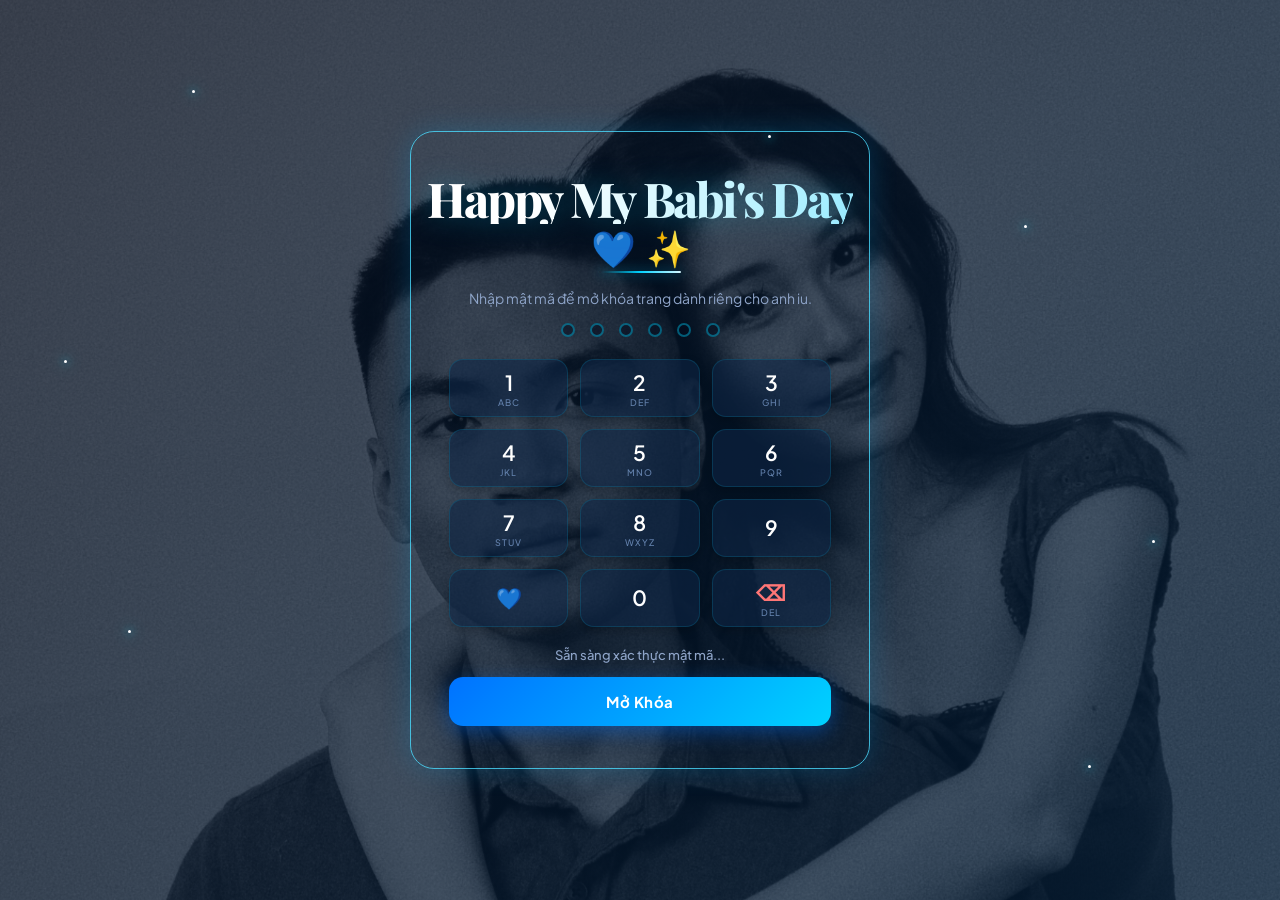
<file: index.html>
<!DOCTYPE html>
<html lang="vi">
<head>
    <meta charset="UTF-8">
    <meta name="viewport" content="width=device-width, initial-scale=1.0">
    <title>Vault Deep Access // Babi.OS</title>
    <!-- Liên kết đến file CSS bên ngoài -->
    <link rel="stylesheet" href="style.css">
    <!-- Google Fonts -->
    <link href="https://fonts.googleapis.com/css2?family=Playfair+Display:wght@700;800&family=Plus+Jakarta+Sans:wght@300;400;500;600;700&display=swap" rel="stylesheet">
</head>
<body>
    <!-- Các ngôi sao lấp lánh background (Blink blink) -->
    <div class="stars-container">
        <div class="star" style="top: 10%; left: 15%; animation-delay: 0s;"></div>
        <div class="star" style="top: 25%; left: 80%; animation-delay: 1.2s;"></div>
        <div class="star" style="top: 70%; left: 10%; animation-delay: 0.5s;"></div>
        <div class="star" style="top: 85%; left: 85%; animation-delay: 2s;"></div>
        <div class="star" style="top: 40%; left: 5%; animation-delay: 1.5s;"></div>
        <div class="star" style="top: 15%; left: 60%; animation-delay: 0.8s;"></div>
        <div class="star" style="top: 60%; left: 90%; animation-delay: 1.8s;"></div>
    </div>

    <div class="vault-wrapper">
        <!-- Main Title -->
        <h1 class="welcome-title">
            <span class="title-text">Happy My Babi's Day</span>
            <span class="title-icons">
                <span class="blue-icon" aria-hidden="true">💙</span>
                <span class="sparkle-icon" aria-hidden="true">✨</span>
            </span>
        </h1>
        <p class="subtitle">Nhập mật mã để mở khóa trang dành riêng cho anh iu.</p>

        <!-- Pincode Display Indicators -->
        <div class="pincode-dots">
            <span class="dot-pin" id="p1"></span>
            <span class="dot-pin" id="p2"></span>
            <span class="dot-pin" id="p3"></span>
            <span class="dot-pin" id="p4"></span>
            <span class="dot-pin" id="p5"></span>
            <span class="dot-pin" id="p6"></span>
        </div>

        <!-- Keypad Grid -->
        <div class="keypad-grid" id="keypad">
            <button class="key" data-val="1">1<small>ABC</small></button>
            <button class="key" data-val="2">2<small>DEF</small></button>
            <button class="key" data-val="3">3<small>GHI</small></button>
            <button class="key" data-val="4">4<small>JKL</small></button>
            <button class="key" data-val="5">5<small>MNO</small></button>
            <button class="key" data-val="6">6<small>PQR</small></button>
            <button class="key" data-val="7">7<small>STUV</small></button>
            <button class="key" data-val="8">8<small>WXYZ</small></button>
            <button class="key" data-val="9">9<small></small></button>
            <button class="key hint-key" data-val="hint">💙<small></small></button>
            <button class="key" data-val="0">0<small></small></button>
            <button class="key del-key" data-val="del">⌫<small>DEL</small></button>
        </div>

        <div class="status-text" id="statusMsg">Sẵn sàng xác thực mật mã...</div>

        <!-- Submit Button -->
        <button class="unlock-btn" id="unlockBtn">
            Mở Khóa
        </button>
    </div>

    <!-- Script xử lý tương tác bàn phím -->
    <script>
        let currentPin = "";
        let isAuthenticating = false;
        const maxLen = 6;
        const validPins = ["150306", "050105"];

        const dots = [
            document.getElementById('p1'),
            document.getElementById('p2'),
            document.getElementById('p3'),
            document.getElementById('p4'),
            document.getElementById('p5'),
            document.getElementById('p6')
        ];

        function updateDots() {
            dots.forEach((dot, index) => {
                if (index < currentPin.length) {
                    dot.classList.add('active');
                } else {
                    dot.classList.remove('active');
                }
            });
        }

        function handleInput(val) {
            if (isAuthenticating) {
                return;
            }
            if (val === 'del') {
                currentPin = currentPin.slice(0, -1);
            } else if (val === 'hint') {
                // Hiện popup gợi ý mật khẩu khi bấm nút trái tim
                alert("💡 Gợi ý mật khẩu cho anh iu là 1 ngày quan trọng đối với anh nha ❤️");
                return;
            } else {
                if (currentPin.length < maxLen) {
                    currentPin += val;
                }
            }
            updateDots();

            if (currentPin.length === maxLen) {
                checkPinCode();
            }
        }

        function checkPinCode() {
            const statusMsg = document.getElementById('statusMsg');
            if (isAuthenticating) {
                return;
            }
            if (currentPin.length !== maxLen) {
                statusMsg.textContent = "⚠️ Vui lòng nhập đủ 6 chữ số mã PIN!";
                return;
            }

            isAuthenticating = true;
            if (validPins.includes(currentPin)) {
                statusMsg.style.color = '#38ef7d';
                statusMsg.textContent = "✨ Mật mã chính xác! Đang mở khóa...";
                document.querySelector('.vault-wrapper').classList.add('success-pulse');
                setTimeout(() => {
                    // Chuyển sang trang vault.html sau khi đúng mật khẩu
                    window.location.href = 'vault.html';
                }, 600);
            } else {
                statusMsg.style.color = '#ff4b4b';
                statusMsg.textContent = "❌ Sai mật mã rồi anh iu ơi! Thử lại nha.";
                document.querySelector('.vault-wrapper').classList.add('shake');
                currentPin = "";
                updateDots();
                setTimeout(() => {
                    document.querySelector('.vault-wrapper').classList.remove('shake');
                    statusMsg.style.color = '#8ea4c8';
                    statusMsg.textContent = "Sẵn sàng xác thực mật mã...";
                    isAuthenticating = false;
                }, 800);
            }
        }

        // Bắt sự kiện click các nút trên giao diện
        document.querySelectorAll('.key').forEach(button => {
            button.addEventListener('click', () => {
                handleInput(button.getAttribute('data-val'));
            });
        });

        // Bắt sự kiện bàn phím máy tính
        document.addEventListener('keydown', (e) => {
            if (e.key >= '0' && e.key <= '9') {
                handleInput(e.key);
            } else if (e.key === 'Backspace') {
                handleInput('del');
            } else if (e.key === 'Enter') {
                checkPinCode();
            }
        });

        document.getElementById('unlockBtn').addEventListener('click', () => {
            if (currentPin.length < maxLen) {
                document.getElementById('statusMsg').textContent = "⚠️ Vui lòng nhập đủ 6 chữ số mã PIN!";
            } else {
                checkPinCode();
            }
        });
    </script>
</body>
</html>
</file>
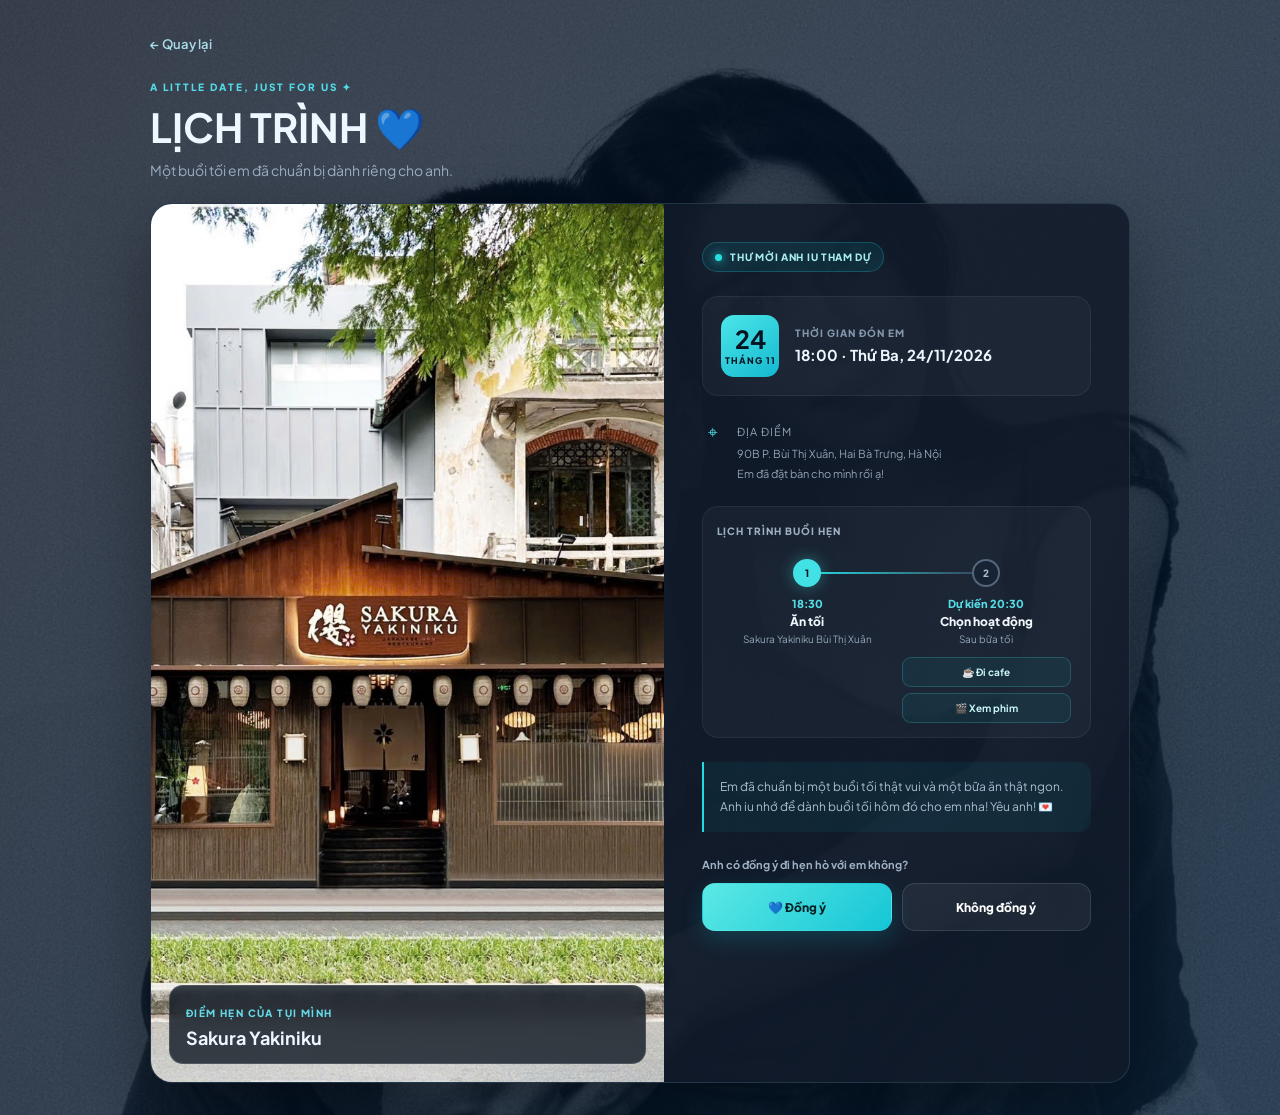
<file: appointment.html>
<!DOCTYPE html>
<html lang="vi">
<head>
    <meta charset="UTF-8">
    <meta name="viewport" content="width=device-width, initial-scale=1.0">
    <meta name="theme-color" content="#07111f">
    <title>Lịch hẹn của chúng mình 💙</title>
    <link href="https://fonts.googleapis.com/css2?family=Plus+Jakarta+Sans:wght@300;400;500;600;700;800&display=swap" rel="stylesheet">
    <style>
        * {
            box-sizing: border-box;
        }

        body {
            min-height: 100vh;
            margin: 0;
            padding: 32px 20px;
            color: #eef7ff;
            font-family: 'Plus Jakarta Sans', sans-serif;
            background:
                linear-gradient(135deg, rgba(2, 11, 28, 0.72), rgba(4, 33, 62, 0.68)),
                url("IMG_3607.JPG") center 42% / cover fixed no-repeat,
                #061e3a;
        }

        .page {
            width: min(100%, 980px);
            margin: 0 auto;
        }

        .back-link {
            display: inline-flex;
            align-items: center;
            gap: 8px;
            color: #a7dce9;
            text-decoration: none;
            font-size: 13px;
            font-weight: 600;
            transition: color 0.2s ease, transform 0.2s ease;
        }

        .back-link:hover {
            color: #21e4ee;
            transform: translateX(-3px);
        }

        .page-heading {
            margin: 28px 0 24px;
        }

        .eyebrow {
            margin: 0 0 10px;
            color: #51dce8;
            font-size: 10px;
            font-weight: 800;
            letter-spacing: 2px;
        }

        h1 {
            margin: 0;
            font-size: clamp(26px, 5vw, 40px);
            line-height: 1.2;
        }

        .intro {
            margin: 10px 0 0;
            color: #9aacc0;
            font-size: 14px;
        }

        .appointment-card {
            display: grid;
            grid-template-columns: minmax(0, 1.05fr) minmax(320px, 0.95fr);
            overflow: hidden;
            border: 1px solid rgba(127, 196, 221, 0.16);
            border-radius: 22px;
            background: rgba(18, 27, 41, 0.88);
            box-shadow: 0 28px 80px rgba(0, 0, 0, 0.38);
        }

        .restaurant-photo {
            position: relative;
            min-height: 480px;
            background: #102339;
        }

        .restaurant-photo img {
            display: block;
            width: 100%;
            height: 100%;
            min-height: 480px;
            object-fit: cover;
        }

        .photo-label {
            position: absolute;
            right: 18px;
            bottom: 18px;
            left: 18px;
            padding: 14px 16px;
            border: 1px solid rgba(255, 255, 255, 0.14);
            border-radius: 14px;
            background: rgba(5, 15, 27, 0.76);
            backdrop-filter: blur(12px);
        }

        .photo-label span {
            color: #65d8e6;
            font-size: 10px;
            font-weight: 800;
            letter-spacing: 1.4px;
        }

        .photo-label h2 {
            margin: 5px 0 0;
            font-size: 18px;
        }

        .details {
            padding: clamp(24px, 4vw, 38px);
        }

        .status {
            display: inline-flex;
            align-items: center;
            gap: 8px;
            padding: 8px 12px;
            border: 1px solid rgba(44, 217, 226, 0.23);
            border-radius: 999px;
            color: #a8edf0;
            background: rgba(0, 194, 205, 0.1);
            font-size: 10px;
            font-weight: 800;
            letter-spacing: 0.7px;
        }

        .status-dot {
            width: 7px;
            height: 7px;
            border-radius: 50%;
            background: #28e0dc;
            box-shadow: 0 0 10px #28e0dc;
        }

        .date-card {
            display: flex;
            align-items: center;
            gap: 16px;
            margin: 24px 0;
            padding: 18px;
            border: 1px solid rgba(143, 166, 193, 0.1);
            border-radius: 16px;
            background: rgba(255, 255, 255, 0.035);
        }

        .date-number {
            display: grid;
            width: 58px;
            height: 62px;
            flex: 0 0 auto;
            place-content: center;
            border-radius: 13px;
            color: #061421;
            background: linear-gradient(145deg, #4be6e9, #14b8d0);
            text-align: center;
        }

        .date-number strong {
            font-size: 25px;
            line-height: 1;
        }

        .date-number span {
            margin-top: 3px;
            font-size: 9px;
            font-weight: 800;
            letter-spacing: 1px;
        }

        .date-copy small,
        .detail-label {
            display: block;
            margin-bottom: 5px;
            color: #8498ad;
            font-size: 10px;
            font-weight: 800;
            letter-spacing: 1px;
        }

        .date-copy strong {
            font-size: 15px;
        }

        .info-row {
            display: flex;
            gap: 13px;
            margin: 19px 0;
        }

        .info-icon {
            width: 22px;
            flex: 0 0 22px;
            color: #4cd8e4;
            text-align: center;
            font-size: 17px;
        }

        .info-row p {
            margin: 0;
            color: #e5edf5;
            font-size: 13px;
            font-weight: 700;
            line-height: 1.55;
        }

        .info-row p span {
            display: block;
            margin-top: 3px;
            color: #91a1b4;
            font-size: 11px;
            font-weight: 400;
        }

        .timeline-section {
            margin: 24px 0 0;
            padding: 18px 14px 14px;
            border: 1px solid rgba(143, 166, 193, 0.1);
            border-radius: 16px;
            background: rgba(255, 255, 255, 0.035);
        }

        .timeline-heading {
            margin: 0 0 22px;
            color: #9eb0c3;
            font-size: 10px;
            font-weight: 800;
            letter-spacing: 1px;
        }

        .timeline-stops {
            position: relative;
            display: grid;
            grid-template-columns: repeat(2, minmax(0, 1fr));
        }

        .timeline-stops::before {
            position: absolute;
            top: 13px;
            right: 25%;
            left: 25%;
            height: 2px;
            background: linear-gradient(90deg, #27d8e2, rgba(97, 122, 147, 0.35));
            content: '';
        }

        .timeline-stop {
            position: relative;
            display: flex;
            min-width: 0;
            flex-direction: column;
            align-items: center;
            text-align: center;
        }

        .timeline-marker {
            z-index: 1;
            display: grid;
            width: 28px;
            height: 28px;
            place-items: center;
            border: 2px solid #53677d;
            border-radius: 50%;
            color: #a9bacb;
            background: #172333;
            font: inherit;
            font-size: 10px;
            font-weight: 800;
            cursor: pointer;
            transition: border-color 0.2s ease, background 0.2s ease, box-shadow 0.2s ease;
        }

        .timeline-stop.is-active .timeline-marker,
        .timeline-marker:hover {
            border-color: #42e1e6;
            color: #07151f;
            background: #42e1e6;
            box-shadow: 0 0 16px rgba(66, 225, 230, 0.4);
        }

        .timeline-time {
            margin-top: 10px;
            color: #55dce4;
            font-size: 11px;
            font-weight: 800;
        }

        .timeline-name {
            margin-top: 4px;
            color: #f0f6fc;
            font-size: 12px;
            font-weight: 800;
        }

        .timeline-place {
            margin-top: 3px;
            color: #93a6ba;
            font-size: 10px;
            line-height: 1.45;
        }

        .activity-choices {
            display: grid;
            width: 100%;
            gap: 6px;
            margin-top: 10px;
            padding: 0 5px;
        }

        .activity-choice,
        .change-activity {
            border: 1px solid rgba(69, 209, 222, 0.24);
            border-radius: 9px;
            color: #c9f5f6;
            background: rgba(0, 192, 205, 0.08);
            font: inherit;
            font-size: 10px;
            font-weight: 700;
            cursor: pointer;
            transition: background 0.2s ease, border-color 0.2s ease;
        }

        .activity-choice {
            padding: 8px 5px;
        }

        .activity-choice:hover,
        .change-activity:hover {
            border-color: #42dce5;
            background: rgba(0, 192, 205, 0.2);
        }

        .change-activity {
            margin-top: 9px;
            padding: 6px 9px;
        }

        [hidden] {
            display: none !important;
        }

        .note {
            margin-top: 24px;
            padding: 15px 16px;
            border-left: 2px solid #21dbe3;
            border-radius: 0 12px 12px 0;
            color: #a9bdcf;
            background: rgba(0, 199, 215, 0.07);
            font-size: 12px;
            line-height: 1.7;
        }

        .response-title {
            margin: 26px 0 12px;
            color: #9eb0c3;
            font-size: 11px;
            font-weight: 700;
        }

        .response-actions {
            position: relative;
            display: grid;
            grid-template-columns: 1fr 1fr;
            align-content: start;
            align-items: start;
            gap: 10px;
            min-height: 128px;
        }

        .response-button {
            min-height: 48px;
            padding: 12px 14px;
            border: 1px solid transparent;
            border-radius: 13px;
            color: white;
            font: inherit;
            font-size: 12px;
            font-weight: 800;
            cursor: pointer;
            transition: transform 0.2s ease, filter 0.2s ease, background 0.2s ease;
        }

        .response-button:hover {
            filter: brightness(1.1);
            transform: translateY(-2px);
        }

        .accept-button {
            color: #042126;
            background: linear-gradient(135deg, #5be9e5, #16c6d6);
            box-shadow: 0 8px 22px rgba(0, 200, 215, 0.18);
        }

        .decline-button {
            position: absolute;
            top: 0;
            right: 0;
            z-index: 1;
            width: calc(50% - 5px);
            border-color: rgba(180, 193, 210, 0.16);
            background: rgba(255, 255, 255, 0.06);
            transition: left 0.16s ease, top 0.16s ease, filter 0.2s ease, background 0.2s ease;
        }

        .response-message {
            min-height: 20px;
            margin: 13px 0 0;
            color: #82e5e9;
            text-align: center;
            font-size: 12px;
            line-height: 1.6;
        }

        .response-message.is-error {
            color: #ff9a9a;
        }

        @media (max-width: 720px) {
            body {
                padding: 22px 14px;
            }

            .page-heading {
                margin: 23px 0 18px;
            }

            .appointment-card {
                grid-template-columns: 1fr;
            }

            .restaurant-photo,
            .restaurant-photo img {
                min-height: 260px;
                max-height: 340px;
            }

            .details {
                padding: 24px 20px;
            }
        }

        @media (max-width: 380px) {
            .response-actions {
                grid-template-columns: 1fr;
                min-height: 200px;
            }

            .decline-button {
                top: 58px;
                right: auto;
                left: 0;
                width: 100%;
            }
        }
    </style>
</head>
<body>
    <main class="page">
        <a class="back-link" href="vault.html">← Quay lại</a>

        <header class="page-heading">
            <p class="eyebrow">A LITTLE DATE, JUST FOR US ✦</p>
            <h1>LỊCH TRÌNH 💙</h1>
            <p class="intro">Một buổi tối em đã chuẩn bị dành riêng cho anh.</p>
        </header>

        <article class="appointment-card">
            <div class="restaurant-photo">
                <img src="polaroid-images/nhà hàng 1.jpg" alt="Không gian nhà hàng cho buổi hẹn của chúng mình">
                <div class="photo-label">
                    <span>ĐIỂM HẸN CỦA TỤI MÌNH</span>
                    <h2>Sakura Yakiniku</h2>
                </div>
            </div>

            <section class="details" aria-label="Thông tin buổi hẹn">
                <div class="status"><span class="status-dot" aria-hidden="true"></span> THƯ MỜI ANH IU THAM DỰ</div>

                <div class="date-card">
                    <div class="date-number"><strong>24</strong><span>THÁNG 11</span></div>
                    <div class="date-copy">
                        <small>THỜI GIAN ĐÓN EM</small>
                        <strong>18:00 · Thứ Ba, 24/11/2026</strong>
                    </div>
                </div>

                <div class="info-row">
                    <span class="info-icon" aria-hidden="true">⌖</span>
                    <p><span class="detail-label">ĐỊA ĐIỂM</span><span id="currentLocation">90B P. Bùi Thị Xuân, Hai Bà Trưng, Hà Nội</span><span id="currentLocationDetail">Em đã đặt bàn cho mình rồi ạ!</span></p>
                </div>

                <section class="timeline-section" aria-label="Timeline buổi hẹn">
                    <p class="timeline-heading">LỊCH TRÌNH BUỔI HẸN</p>
                    <div class="timeline-stops">
                        <div class="timeline-stop is-active" data-stop="dinner">
                            <button class="timeline-marker" type="button" data-show-stop="dinner" aria-label="Xem mốc ăn tối" aria-pressed="true">1</button>
                            <time class="timeline-time">18:30</time>
                            <span class="timeline-name">Ăn tối</span>
                            <span class="timeline-place">Sakura Yakiniku Bùi Thị Xuân</span>
                        </div>

                        <div class="timeline-stop" data-stop="activity">
                            <button class="timeline-marker" type="button" data-show-stop="activity" aria-label="Xem hoạt động sau bữa tối" aria-pressed="false">2</button>
                            <time class="timeline-time" id="activityTime">Dự kiến 20:30</time>
                            <span class="timeline-name" id="activityName">Chọn hoạt động</span>
                            <span class="timeline-place" id="activityPlace">Sau bữa tối</span>
                            <div class="activity-choices" id="activityChoices" aria-label="Chọn hoạt động sau bữa tối">
                                <button class="activity-choice" type="button" data-activity="cafe">☕ Đi cafe</button>
                                <button class="activity-choice" type="button" data-activity="movie">🎬 Xem phim</button>
                            </div>
                            <button class="change-activity" id="changeActivity" type="button" hidden>Chọn lại</button>
                        </div>
                    </div>
                </section>

                <div class="note">Em đã chuẩn bị một buổi tối thật vui và một bữa ăn thật ngon. Anh iu nhớ để dành buổi tối hôm đó cho em nha! Yêu anh! 💌</div>

                <p class="response-title">Anh có đồng ý đi hẹn hò với em không?</p>
                <div class="response-actions">
                    <button class="response-button accept-button" type="button" data-response="accept">💙 Đồng ý</button>
                    <button class="response-button decline-button" type="button" data-response="decline">Không đồng ý</button>
                </div>
                <p class="response-message" id="responseMessage" role="status" aria-live="polite"></p>
            </section>
        </article>
    </main>

    <script>
        const statusLabel = document.querySelector('.status');
        const responseMessage = document.getElementById('responseMessage');
        const responseActions = document.querySelector('.response-actions');
        const acceptButton = document.querySelector('.accept-button');
        const declineButton = document.querySelector('.decline-button');
        const restaurantImage = document.querySelector('.restaurant-photo img');
        const photoTitle = document.querySelector('.photo-label h2');
        const currentLocation = document.getElementById('currentLocation');
        const currentLocationDetail = document.getElementById('currentLocationDetail');
        const activityName = document.getElementById('activityName');
        const activityPlace = document.getElementById('activityPlace');
        const activityChoices = document.getElementById('activityChoices');
        const changeActivity = document.getElementById('changeActivity');
        const timelineStops = document.querySelectorAll('.timeline-stop');
        const acceptedMessage = 'Yayyy! Em mong đến buổi hẹn với iu lắm 💙';

        const stops = {
            dinner: {
                image: 'polaroid-images/nhà hàng 1.jpg',
                imageAlt: 'Nhà hàng Sakura Yakiniku',
                name: 'Sakura Yakiniku',
                location: 'Nhà hàng Sakura Yakiniku',
                detail: 'Em sẽ gửi địa chỉ cụ thể cho anh nha.'
            },
            cafe: {
                image: 'polaroid-images/cafe.jpg',
                imageAlt: 'Quán Ba Cậu Coffee',
                name: 'Đi Ba Cậu Coffee',
                location: 'Quán Ba Cậu Coffee',
                detail: '34 Lê Đại Hành, Hai Bà Trưng, Hà Nội'
            },
            movie: {
                image: 'polaroid-images/Xem phim.jpg',
                imageAlt: 'Ảnh buổi xem phim',
                name: 'Xem phim',
                detail: 'Địa điểm và phim cụ thể mình sẽ bàn ví nhau sau nha iu.'
            }
        };
        let selectedActivity = null;
        let selectedAnswer = null;

        function moveDeclineButton(event) {
            const area = responseActions.getBoundingClientRect();
            const button = declineButton.getBoundingClientRect();
            const accept = acceptButton.getBoundingClientRect();
            const maxLeft = Math.max(0, area.width - button.width);
            const maxTop = Math.max(0, area.height - button.height);
            const currentLeft = button.left - area.left;
            const currentTop = button.top - area.top;
            let destination = null;

            for (let attempt = 0; attempt < 40; attempt += 1) {
                const left = Math.random() * maxLeft;
                const top = Math.random() * maxTop;
                const candidate = {
                    left: area.left + left,
                    right: area.left + left + button.width,
                    top: area.top + top,
                    bottom: area.top + top + button.height
                };
                const overlapsAccept = candidate.left < accept.right + 8
                    && candidate.right > accept.left - 8
                    && candidate.top < accept.bottom + 8
                    && candidate.bottom > accept.top - 8;
                const pointerNearButton = event.clientX >= candidate.left - 24
                    && event.clientX <= candidate.right + 24
                    && event.clientY >= candidate.top - 24
                    && event.clientY <= candidate.bottom + 24;
                const movedEnough = Math.hypot(left - currentLeft, top - currentTop) > 48;

                if (!overlapsAccept && !pointerNearButton && movedEnough) {
                    destination = { left, top };
                    break;
                }
            }

            if (!destination) {
                destination = {
                    left: currentLeft <= maxLeft / 2 ? maxLeft : 0,
                    top: maxTop
                };
            }

            declineButton.style.left = `${destination.left}px`;
            declineButton.style.right = 'auto';
            declineButton.style.top = `${destination.top}px`;
        }

        function updateResponseMessage() {
            if (selectedAnswer === 'accept') {
                responseMessage.textContent = acceptedMessage;
            } else if (selectedAnswer === 'decline') {
                responseMessage.textContent = 'Anh chọn không đồng ý đi hẹn hò.';
            } else if (selectedActivity) {
                responseMessage.textContent = `Đã chọn hoạt động: ${stops[selectedActivity].name}.`;
            } else {
                responseMessage.textContent = '';
            }
        }

        function showStop(stopName) {
            const stop = stops[stopName];
            if (!stop) {
                return;
            }

            restaurantImage.src = stop.image;
            restaurantImage.alt = stop.imageAlt;
            photoTitle.textContent = stop.name;
            currentLocation.textContent = stop.location;
            currentLocationDetail.textContent = stop.detail;

            timelineStops.forEach((timelineStop) => {
                const isActive = timelineStop.dataset.stop === (stopName === 'dinner' ? 'dinner' : 'activity');
                timelineStop.classList.toggle('is-active', isActive);
                timelineStop.querySelector('.timeline-marker').setAttribute('aria-pressed', String(isActive));
            });
        }

        document.querySelectorAll('[data-show-stop]').forEach((marker) => {
            marker.addEventListener('click', () => {
                if (marker.dataset.showStop === 'dinner') {
                    showStop('dinner');
                } else if (selectedActivity) {
                    showStop(selectedActivity);
                }
            });
        });

        document.querySelectorAll('[data-activity]').forEach((button) => {
            button.addEventListener('click', () => {
                selectedActivity = button.dataset.activity;
                const stop = stops[selectedActivity];
                activityName.textContent = stop.name;
                activityPlace.textContent = stop.location;
                activityChoices.hidden = true;
                changeActivity.hidden = false;
                showStop(selectedActivity);
                updateResponseMessage();
            });
        });

        changeActivity.addEventListener('click', () => {
            activityChoices.hidden = false;
            changeActivity.hidden = true;
            selectedActivity = null;
            updateResponseMessage();
        });

        document.querySelectorAll('[data-response]').forEach((button) => {
            button.addEventListener('click', () => {
                selectedAnswer = button.dataset.response;
                if (selectedAnswer === 'accept') {
                    statusLabel.innerHTML = '<span class="status-dot" aria-hidden="true"></span> ĐÃ ĐỒNG Ý 💙';
                } else {
                    statusLabel.innerHTML = '<span class="status-dot" aria-hidden="true"></span> ĐÃ TỪ CHỐI';
                }
                updateResponseMessage();
            });
        });

        declineButton.addEventListener('pointerenter', moveDeclineButton);
    </script>
</body>
</html>
</file>
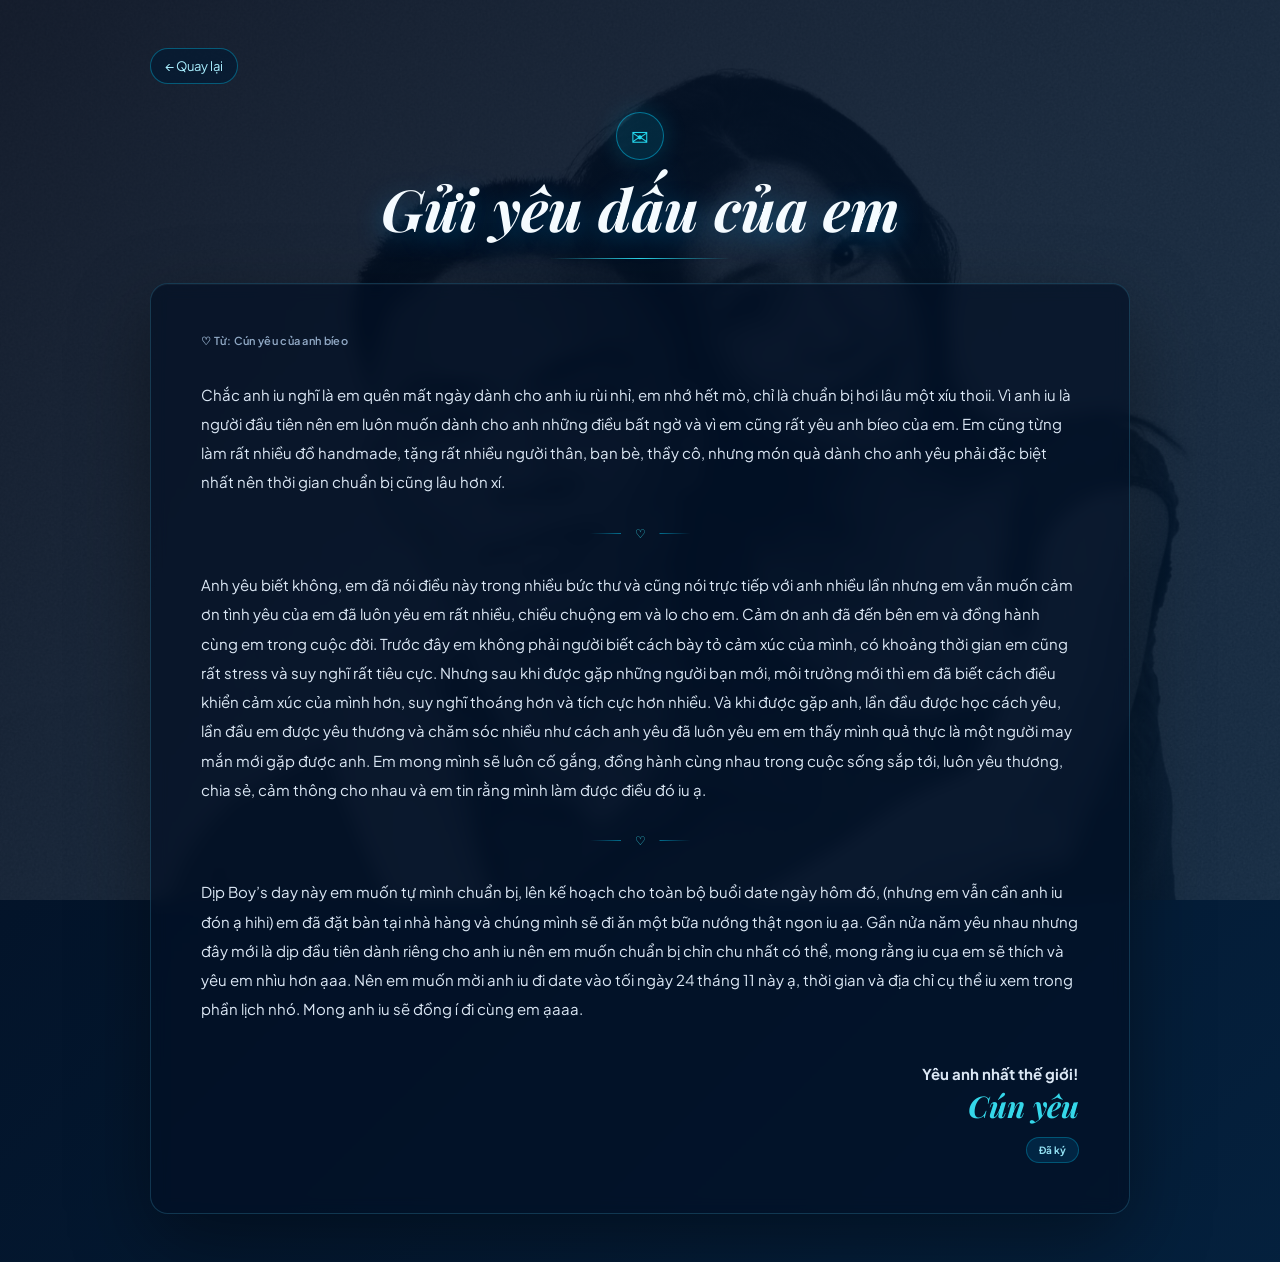
<file: letter.html>
<!DOCTYPE html>
<html lang="vi">
<head>
    <meta charset="UTF-8">
    <meta name="viewport" content="width=device-width, initial-scale=1.0">
    <meta name="theme-color" content="#061e3a">
    <title>Gửi yêu dấu của em — Babi's Ocean Vault</title>
    <link href="https://fonts.googleapis.com/css2?family=Plus+Jakarta+Sans:wght@300;400;500;600;700&family=Playfair+Display:ital,wght@0,600;0,700;1,600;1,700&display=swap" rel="stylesheet">
    <style>
        * {
            box-sizing: border-box;
        }

        body {
            min-height: 100vh;
            margin: 0;
            padding: 48px 24px;
            color: #eaf5ff;
            font-family: 'Plus Jakarta Sans', sans-serif;
            background:
                linear-gradient(135deg, rgba(2, 11, 28, 0.9), rgba(4, 33, 62, 0.82)),
                url("IMG_3607.JPG") center 42% / cover fixed,
                #061e3a;
        }

        .page {
            width: min(100%, 980px);
            margin: 0 auto;
        }

        .back-link {
            display: inline-flex;
            align-items: center;
            gap: 8px;
            padding: 9px 14px;
            border: 1px solid rgba(0, 210, 255, 0.35);
            border-radius: 999px;
            color: #a9efff;
            background: rgba(3, 26, 51, 0.7);
            font-size: 13px;
            text-decoration: none;
            transition: background 0.2s ease, transform 0.2s ease;
        }

        .back-link:hover {
            background: rgba(0, 150, 210, 0.24);
            transform: translateX(-3px);
        }

        .letter-heading {
            margin: 28px auto 24px;
            text-align: center;
        }

        .mail-icon {
            display: grid;
            width: 48px;
            height: 48px;
            margin: 0 auto 15px;
            place-items: center;
            border: 1px solid rgba(0, 210, 255, 0.45);
            border-radius: 50%;
            color: #24d8ee;
            background: rgba(0, 210, 255, 0.12);
            box-shadow: 0 0 24px rgba(0, 210, 255, 0.18);
            font-size: 21px;
        }

        .eyebrow {
            margin: 0 0 9px;
            color: #64d9ef;
            font-size: 10px;
            font-weight: 700;
            letter-spacing: 3px;
            text-transform: uppercase;
        }

        h1 {
            margin: 0;
            color: #f5fbff;
            font-family: 'Playfair Display', Georgia, serif;
            font-size: clamp(36px, 6vw, 58px);
            font-style: italic;
            line-height: 1.15;
            text-shadow: 0 5px 26px rgba(0, 170, 255, 0.35);
        }

        .heading-rule {
            width: 180px;
            height: 1px;
            margin: 16px auto 0;
            background: linear-gradient(90deg, transparent, #2ed8ed, transparent);
        }

        .letter-card {
            padding: clamp(24px, 5vw, 50px);
            border: 1px solid rgba(80, 204, 242, 0.2);
            border-radius: 18px;
            background: rgba(2, 15, 36, 0.68);
            box-shadow: 0 28px 80px rgba(0, 0, 0, 0.38), inset 0 1px rgba(255, 255, 255, 0.04);
            backdrop-filter: blur(8px);
        }

        .letter-meta {
            display: flex;
            justify-content: space-between;
            gap: 16px;
            margin-bottom: 32px;
            color: #78cce2;
            font-size: 11px;
            font-weight: 600;
            letter-spacing: 0.3px;
        }

        .letter-meta span:last-child {
            color: #91a9c5;
        }

        .letter-body {
            color: #dce8f5;
            font-size: 15px;
            line-height: 1.95;
        }

        .letter-body p {
            margin: 0;
        }

        .letter-break {
            display: flex;
            align-items: center;
            gap: 14px;
            width: 100px;
            margin: 25px auto;
            color: #39d9e8;
            font-size: 12px;
        }

        .letter-break::before,
        .letter-break::after {
            height: 1px;
            flex: 1;
            background: linear-gradient(90deg, transparent, rgba(0, 210, 255, 0.48));
            content: '';
        }

        .letter-break::after {
            transform: rotate(180deg);
        }

        .signature {
            margin-top: 40px;
            color: #dce8f5;
            text-align: right;
            font-size: 15px;
            font-weight: 700;
        }

        .signature-name {
            display: block;
            margin-top: 3px;
            color: #35d7e9;
            font-family: 'Playfair Display', Georgia, serif;
            font-size: 30px;
            font-style: italic;
        }

        .signed-badge {
            display: inline-flex;
            align-items: center;
            gap: 6px;
            margin-top: 11px;
            padding: 6px 12px;
            border: 1px solid rgba(0, 210, 255, 0.28);
            border-radius: 999px;
            color: #91dff1;
            background: rgba(0, 150, 220, 0.14);
            font-size: 10px;
        }

        @media (max-width: 600px) {
            body {
                padding: 24px 14px;
                background-attachment: scroll;
            }

            .letter-heading {
                margin-top: 24px;
            }

            .letter-meta {
                flex-direction: column;
                gap: 8px;
                margin-bottom: 24px;
            }

            .letter-body {
                font-size: 14px;
                line-height: 1.85;
            }

            .signature {
                margin-top: 30px;
            }
        }
    </style>
</head>
<body>
    <main class="page">
        <a class="back-link" href="vault.html">← Quay lại</a>

        <header class="letter-heading">
            <div class="mail-icon" aria-hidden="true">✉</div>
            <h1>Gửi yêu dấu của em</h1>
            <div class="heading-rule"></div>
        </header>

        <article class="letter-card">
            <div class="letter-meta">
                <span>♡ Từ: Cún yêu của anh bíeo</span>
            </div>

            <div class="letter-body">
                <p>Chắc anh iu nghĩ là em quên mất ngày dành cho anh iu rùi nhỉ, em nhớ hết mò, chỉ là chuẩn bị hơi lâu một xíu thoii. Vì anh iu là người đầu tiên nên em luôn muốn dành cho anh những điều bất ngờ và vì em cũng rất yêu anh bíeo của em. Em cũng từng làm rất nhiều đồ handmade, tặng rất nhiều người thân, bạn bè, thầy cô, nhưng món quà dành cho anh yêu phải đặc biệt nhất nên thời gian chuẩn bị cũng lâu hơn xí.</p>

                <div class="letter-break" aria-hidden="true">♡</div>

                <p>Anh yêu biết không, em đã nói điều này trong nhiều bức thư và cũng nói trực tiếp với anh nhiều lần nhưng em vẫn muốn cảm ơn tình yêu của em đã luôn yêu em rất nhiều, chiều chuộng em và lo cho em. Cảm ơn anh đã đến bên em và đồng hành cùng em trong cuộc đời. Trước đây em không phải người biết cách bày tỏ cảm xúc của mình, có khoảng thời gian em cũng rất stress và suy nghĩ rất tiêu cực. Nhưng sau khi được gặp những người bạn mới, môi trường mới thì em đã biết cách điều khiển cảm xúc của mình hơn, suy nghĩ thoáng hơn và tích cực hơn nhiều. Và khi được gặp anh, lần đầu được học cách yêu, lần đầu em được yêu thương và chăm sóc nhiều như cách anh yêu đã luôn yêu em em thấy mình quả thực là một người may mắn mới gặp được anh. Em mong mình sẽ luôn cố gắng, đồng hành cùng nhau trong cuộc sống sắp tới, luôn yêu thương, chia sẻ, cảm thông cho nhau và em tin rằng mình làm được điều đó iu ạ.</p>

                <div class="letter-break" aria-hidden="true">♡</div>

                <p>Dịp Boy’s day này em muốn tự mình chuẩn bị, lên kế hoạch cho toàn bộ buổi date ngày hôm đó, (nhưng em vẫn cần anh iu đón ạ hihi) em đã đặt bàn tại nhà hàng và chúng mình sẽ đi ăn một bữa nướng thật ngon iu ạa. Gần nửa năm yêu nhau nhưng đây mới là dịp đầu tiên dành riêng cho anh iu nên em muốn chuẩn bị chỉn chu nhất có thể, mong rằng iu cụa em sẽ thích và yêu em nhìu hơn ạaa. Nên em muốn mời anh iu đi date vào tối ngày 24 tháng 11 này ạ, thời gian và địa chỉ cụ thể iu xem trong phần lịch nhó. Mong anh iu sẽ đồng í đi cùng em ạaaa.</p>
            </div>

            <footer class="signature">
                Yêu anh nhất thế giới!
                <span class="signature-name">Cún yêu</span>
                <span class="signed-badge">Đã ký</span>
            </footer>
        </article>
    </main>
</body>
</html>
</file>
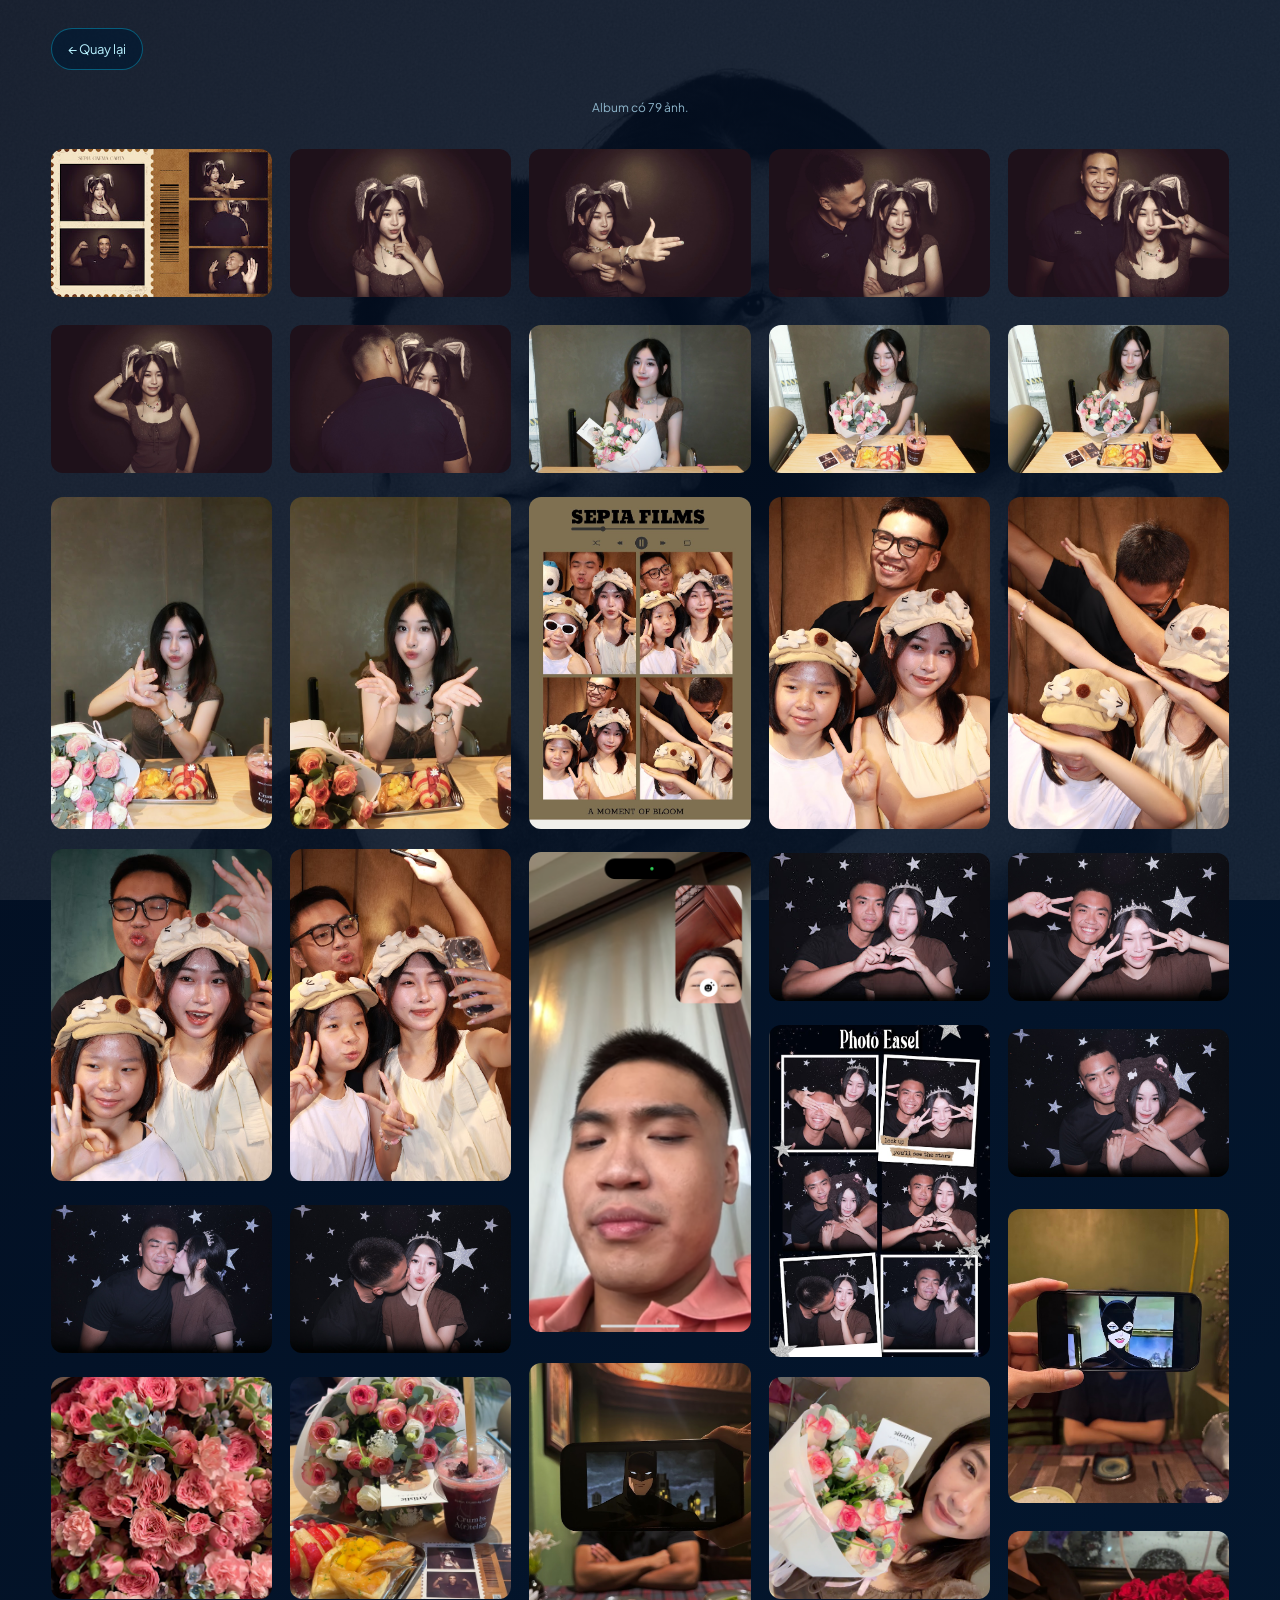
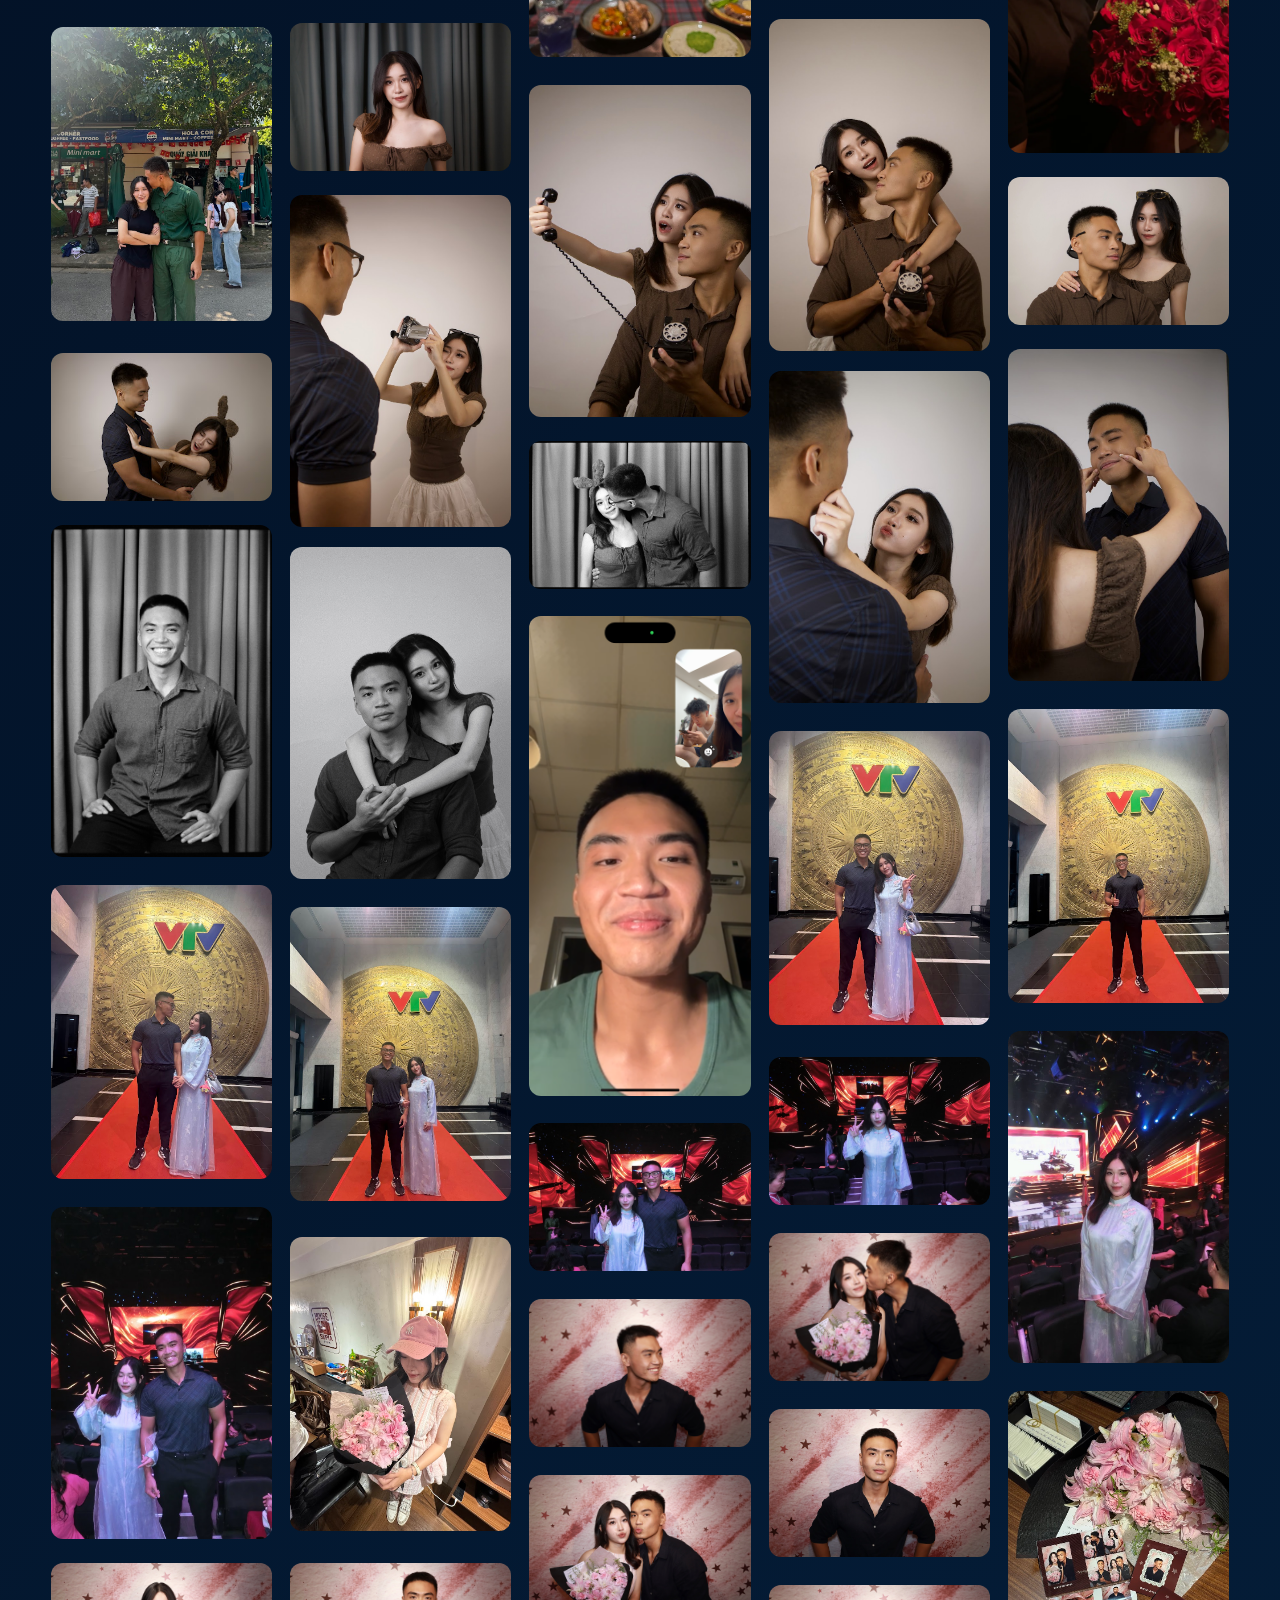
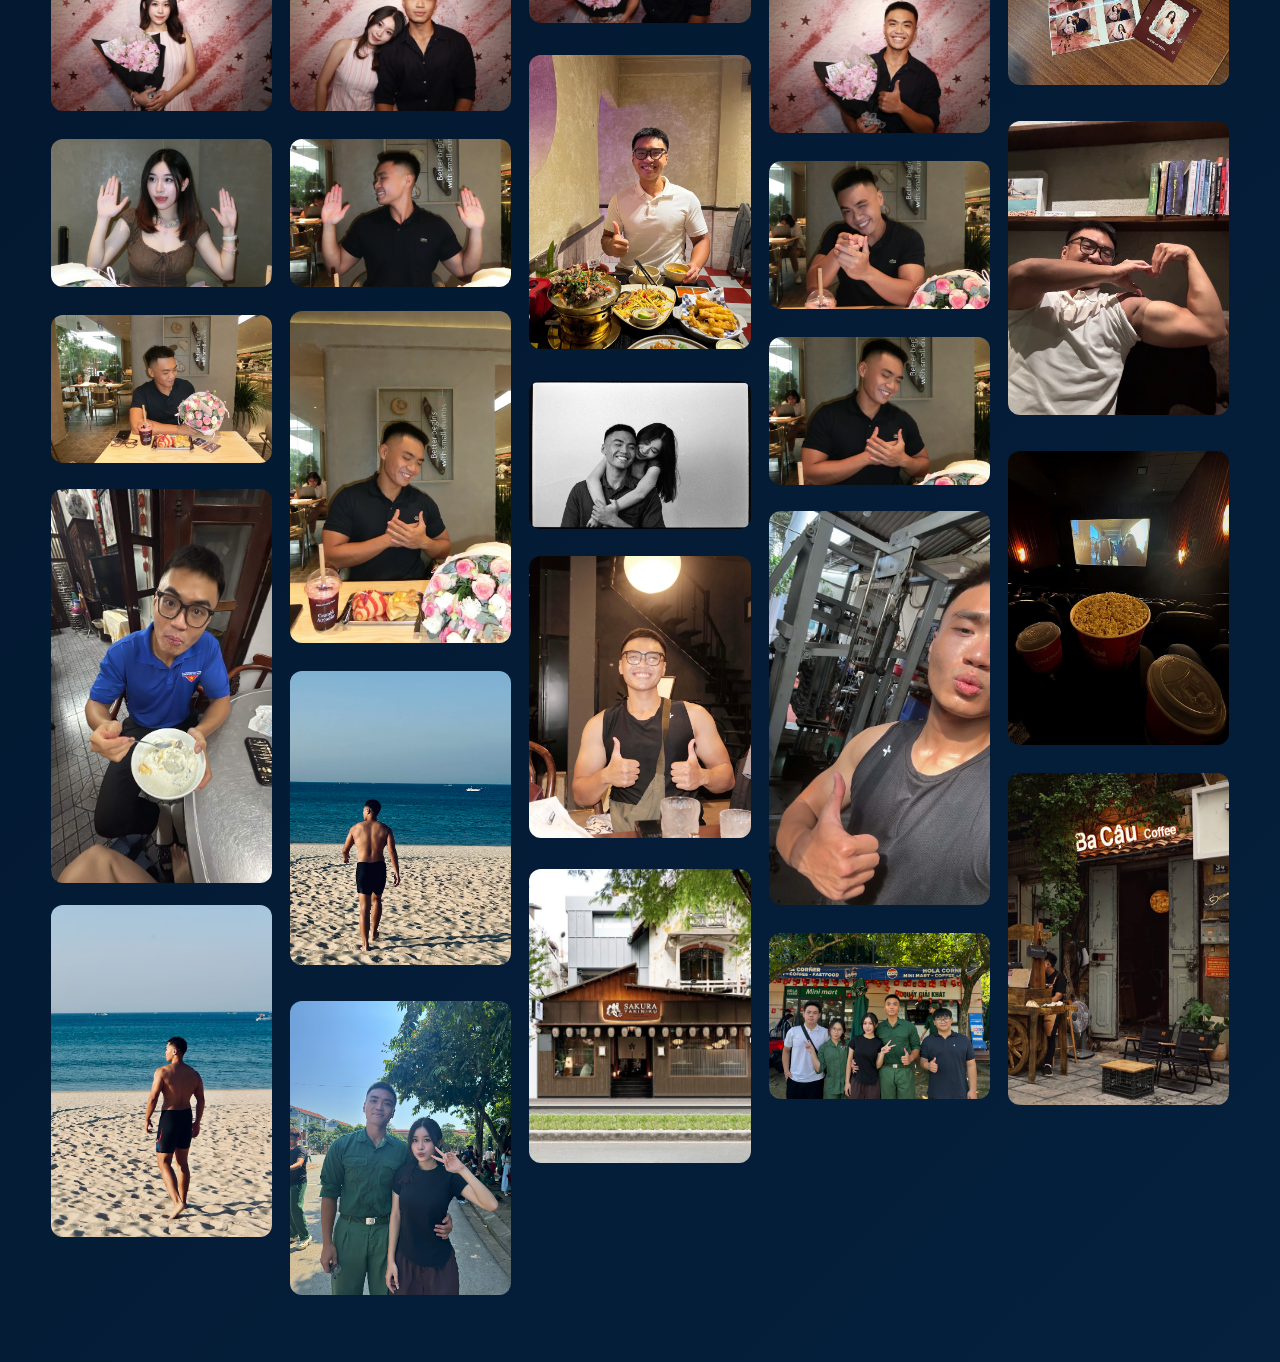
<file: polaroid.html>
<!DOCTYPE html>
<html lang="vi">
<head>
    <meta charset="UTF-8">
    <meta name="viewport" content="width=device-width, initial-scale=1.0">
    <meta name="theme-color" content="#061e3a">
    <title>Album kỷ niệm — Babi's Ocean Vault</title>
    <link href="https://fonts.googleapis.com/css2?family=Plus+Jakarta+Sans:wght@300;400;500;600;700&display=swap" rel="stylesheet">
    <style>
        * {
            box-sizing: border-box;
        }

        body {
            min-height: 100vh;
            margin: 0;
            padding: 28px clamp(16px, 4vw, 56px) 56px;
            color: #eef9ff;
            font-family: 'Plus Jakarta Sans', sans-serif;
            background:
                linear-gradient(135deg, rgba(2, 11, 28, 0.88), rgba(4, 33, 62, 0.82)),
                url("IMG_3607.JPG") center 42% / cover fixed,
                #061e3a;
        }

        .page {
            width: min(100%, 1440px);
            margin: 0 auto;
        }

        .topbar {
            display: flex;
            align-items: center;
            justify-content: space-between;
            gap: 16px;
            margin-bottom: 30px;
        }

        .back-link {
            display: inline-flex;
            min-height: 42px;
            align-items: center;
            justify-content: center;
            gap: 8px;
            padding: 9px 16px;
            border: 1px solid rgba(0, 210, 255, 0.36);
            border-radius: 999px;
            color: #b8f2ff;
            background: rgba(3, 26, 51, 0.74);
            font: inherit;
            font-size: 13px;
            text-decoration: none;
            cursor: pointer;
            transition: background 0.2s ease, border-color 0.2s ease, transform 0.2s ease;
        }

        .back-link:hover {
            transform: translateY(-2px);
            border-color: rgba(0, 210, 255, 0.7);
            background: rgba(0, 150, 210, 0.24);
        }

        header {
            margin: 0 0 28px;
            text-align: center;
        }

        .eyebrow {
            margin: 0 0 8px;
            color: #45d9ee;
            font-size: 11px;
            font-weight: 700;
            letter-spacing: 2.4px;
            text-transform: uppercase;
        }

        h1 {
            margin: 0;
            font-size: clamp(30px, 5vw, 48px);
            line-height: 1.15;
        }

        .subtitle {
            margin: 10px 0 0;
            color: #a7bdd3;
            font-size: 14px;
        }

        .gallery-status {
            min-height: 22px;
            margin: 0 0 20px;
            color: #8eb6cb;
            font-size: 12px;
            text-align: center;
        }

        .gallery-layout {
            display: block;
        }

        .gallery-layout.is-showing-photo {
            display: grid;
            grid-template-columns: minmax(0, 0.95fr) minmax(0, 1.05fr);
            align-items: start;
            gap: clamp(16px, 2.4vw, 32px);
        }

        .gallery {
            display: grid;
            grid-template-columns: repeat(auto-fill, minmax(min(100%, 190px), 1fr));
            grid-auto-rows: 8px;
            grid-auto-flow: row dense;
            column-gap: 18px;
            row-gap: 14px;
        }

        .gallery-layout.is-showing-photo .gallery {
            grid-template-columns: repeat(2, minmax(0, 1fr));
        }

        .photo-card {
            display: block;
            width: 100%;
            min-width: 0;
            margin: 0;
            padding: 0;
            border: 0;
            border-radius: 12px;
            background: transparent;
            box-shadow: none;
            cursor: zoom-in;
            appearance: none;
            transition: transform 0.22s ease;
        }

        .photo-card:hover {
            transform: translateY(-4px);
        }

        .photo-card.is-expanded {
            display: none;
        }

        .photo-card img {
            display: block;
            width: 100%;
            height: auto;
            border-radius: 12px;
        }

        .empty-state {
            display: none;
            max-width: 580px;
            margin: 42px auto;
            padding: 26px;
            border: 1px solid rgba(0, 210, 255, 0.2);
            border-radius: 18px;
            color: #b7cde0;
            background: rgba(3, 20, 42, 0.72);
            line-height: 1.8;
            text-align: center;
        }

        .empty-state code {
            color: #75e5f5;
        }

        .selected-photo {
            position: relative;
            display: grid;
            min-width: 0;
            min-height: 280px;
            place-items: center;
            margin: 0;
        }

        .selected-photo[hidden] {
            display: none;
        }

        .selected-photo:not([hidden]) {
            position: sticky;
            top: 16px;
            align-self: start;
        }

        .selected-photo img {
            display: block;
            width: 100%;
            max-height: calc(100vh - 32px);
            object-fit: contain;
            border-radius: 12px;
        }

        .selected-photo-close {
            position: absolute;
            top: 12px;
            right: 12px;
            width: 40px;
            height: 40px;
            border: 1px solid rgba(180, 236, 255, 0.45);
            border-radius: 50%;
            color: white;
            background: rgba(3, 26, 51, 0.82);
            font-size: 24px;
            cursor: pointer;
        }

        @media (max-width: 600px) {
            body {
                padding: 18px 12px 36px;
                background-attachment: scroll;
            }

            .topbar {
                align-items: flex-start;
                margin-bottom: 22px;
            }

            .back-link {
                min-height: 38px;
                padding: 8px 11px;
                font-size: 11px;
            }

            .gallery-layout.is-showing-photo {
                display: grid;
                grid-template-columns: minmax(0, 1fr);
                gap: 18px;
            }

            .gallery,
            .gallery-layout.is-showing-photo .gallery {
                grid-template-columns: repeat(auto-fill, minmax(min(100%, 145px), 1fr));
                column-gap: 10px;
                row-gap: 10px;
            }

            .selected-photo:not([hidden]) {
                position: relative;
                top: auto;
            }

            .selected-photo img {
                max-height: 70vh;
            }
        }
    </style>
</head>
<body>
    <main class="page">
        <nav class="topbar" aria-label="Điều hướng album">
            <a class="back-link" href="vault.html">← Quay lại</a>
        </nav>

        

        <p class="gallery-status" id="galleryStatus" role="status" aria-live="polite"></p>
        <div class="gallery-layout" id="galleryLayout">
            <section class="selected-photo" id="selectedPhoto" aria-label="Ảnh đang xem" hidden>
                <button class="selected-photo-close" id="selectedPhotoClose" type="button" aria-label="Thu nhỏ ảnh">×</button>
                <img id="selectedPhotoImage" alt="">
            </section>
            <section class="gallery" id="gallery" aria-label="Album ảnh kỷ niệm"></section>
        </div>
        <div class="empty-state" id="emptyState">
            Chưa có ảnh trong <code>polaroid-images</code>. Hãy thêm ảnh vào thư mục này rồi tải lại trang.
        </div>
    </main>

    <script>
        const localPhotos = [
            { src: 'polaroid-images/IMG_3605.JPG', name: 'IMG_3605.JPG' },
            { src: 'polaroid-images/IMG_3607.JPG', name: 'IMG_3607.JPG' },
            { src: 'polaroid-images/IMG_4598.JPG', name: 'IMG_4598.JPG' },
            { src: 'polaroid-images/IMG_4607.JPG', name: 'IMG_4607.JPG' }
        ];
        const gallery = document.getElementById('gallery');
        const galleryLayout = document.getElementById('galleryLayout');
        const status = document.getElementById('galleryStatus');
        const emptyState = document.getElementById('emptyState');
        const selectedPhoto = document.getElementById('selectedPhoto');
        const selectedPhotoImage = document.getElementById('selectedPhotoImage');
        const selectedPhotoClose = document.getElementById('selectedPhotoClose');
        const maxThumbnailRetries = 2;
        let selectedCard;
        let lastGalleryWidth = 0;

        function layoutMasonry() {
            const styles = getComputedStyle(gallery);
            const rowSize = parseFloat(styles.gridAutoRows);
            const rowGap = parseFloat(styles.rowGap);

            gallery.querySelectorAll('.photo-card').forEach(card => {
                const image = card.querySelector('img');
                if (!image.complete || !image.naturalHeight) return;
                const imageHeight = image.getBoundingClientRect().height;
                const rowSpan = Math.ceil((imageHeight + rowGap) / (rowSize + rowGap));
                card.style.gridRowEnd = `span ${rowSpan}`;
            });
        }

        const galleryResizeObserver = new ResizeObserver(() => {
            const width = gallery.getBoundingClientRect().width;
            if (width === lastGalleryWidth) return;
            lastGalleryWidth = width;
            requestAnimationFrame(layoutMasonry);
        });
        galleryResizeObserver.observe(gallery);

        function renderPhotos(photos) {
            closeSelectedPhoto();
            gallery.replaceChildren();
            emptyState.style.display = photos.length ? 'none' : 'block';

            photos.forEach(photo => {
                const card = document.createElement('button');
                card.type = 'button';
                card.className = 'photo-card';
                card.setAttribute('aria-label', `Phóng to ${photo.name}`);

                const image = document.createElement('img');
                image.alt = photo.name;
                image.loading = 'lazy';
                image.addEventListener('load', () => {
                    delete image.dataset.thumbnailRetries;
                    layoutMasonry();
                });
                image.addEventListener('error', () => {
                    const retries = Number(image.dataset.thumbnailRetries || '0');
                    if (retries >= maxThumbnailRetries) return;

                    const nextRetry = retries + 1;
                    image.dataset.thumbnailRetries = String(nextRetry);
                    window.setTimeout(() => {
                        if (!image.isConnected || image.naturalWidth) return;

                        const retryUrl = new URL(photo.src, document.baseURI);
                        retryUrl.searchParams.set('thumbnailRetry', String(nextRetry));
                        image.src = retryUrl.href;
                    }, nextRetry * 500);
                });
                image.src = photo.src;

                card.append(image);
                card.addEventListener('click', () => showSelectedPhoto(photo.src, photo.name, card));
                gallery.append(card);
            });
            requestAnimationFrame(layoutMasonry);
        }

        async function loadPhotos() {
            if (location.protocol === 'file:') {
                renderPhotos(localPhotos);
                status.textContent = '';
                return;
            }

            try {
                const response = await fetch('gallery-photos.json');
                if (!response.ok) throw new Error(`Gallery request failed: ${response.status}`);
                const names = await response.json();
                if (!Array.isArray(names) || names.some(name => typeof name !== 'string')) {
                    throw new Error('Invalid gallery manifest');
                }
                const photos = names.map(name => ({
                    src: `polaroid-images/${encodeURIComponent(name)}`,
                    name
                }));
                renderPhotos(photos);
                status.textContent = `Album có ${photos.length} ảnh.`;
            } catch (error) {
                status.textContent = 'Không tải được album ảnh. Hãy tải lại trang sau.';
                console.error('Unable to load gallery photos:', error);
            }
        }

        function showSelectedPhoto(src, name, card) {
            if (!selectedPhoto.hidden && selectedPhotoImage.src === new URL(src, document.baseURI).href) {
                closeSelectedPhoto();
                return;
            }
            if (selectedCard) selectedCard.classList.remove('is-expanded');
            selectedCard = card;
            selectedCard.classList.add('is-expanded');
            selectedPhotoImage.src = src;
            selectedPhotoImage.alt = name;
            selectedPhoto.hidden = false;
            galleryLayout.classList.add('is-showing-photo');
            requestAnimationFrame(layoutMasonry);
        }

        function closeSelectedPhoto() {
            if (selectedCard) {
                selectedCard.classList.remove('is-expanded');
                selectedCard = undefined;
            }
            selectedPhoto.hidden = true;
            selectedPhotoImage.removeAttribute('src');
            selectedPhotoImage.alt = '';
            galleryLayout.classList.remove('is-showing-photo');
            requestAnimationFrame(layoutMasonry);
        }

        selectedPhotoClose.addEventListener('click', closeSelectedPhoto);
        document.addEventListener('keydown', event => {
            if (event.key === 'Escape' && !selectedPhoto.hidden) closeSelectedPhoto();
        });
        loadPhotos();
    </script>
</body>
</html>
</file>
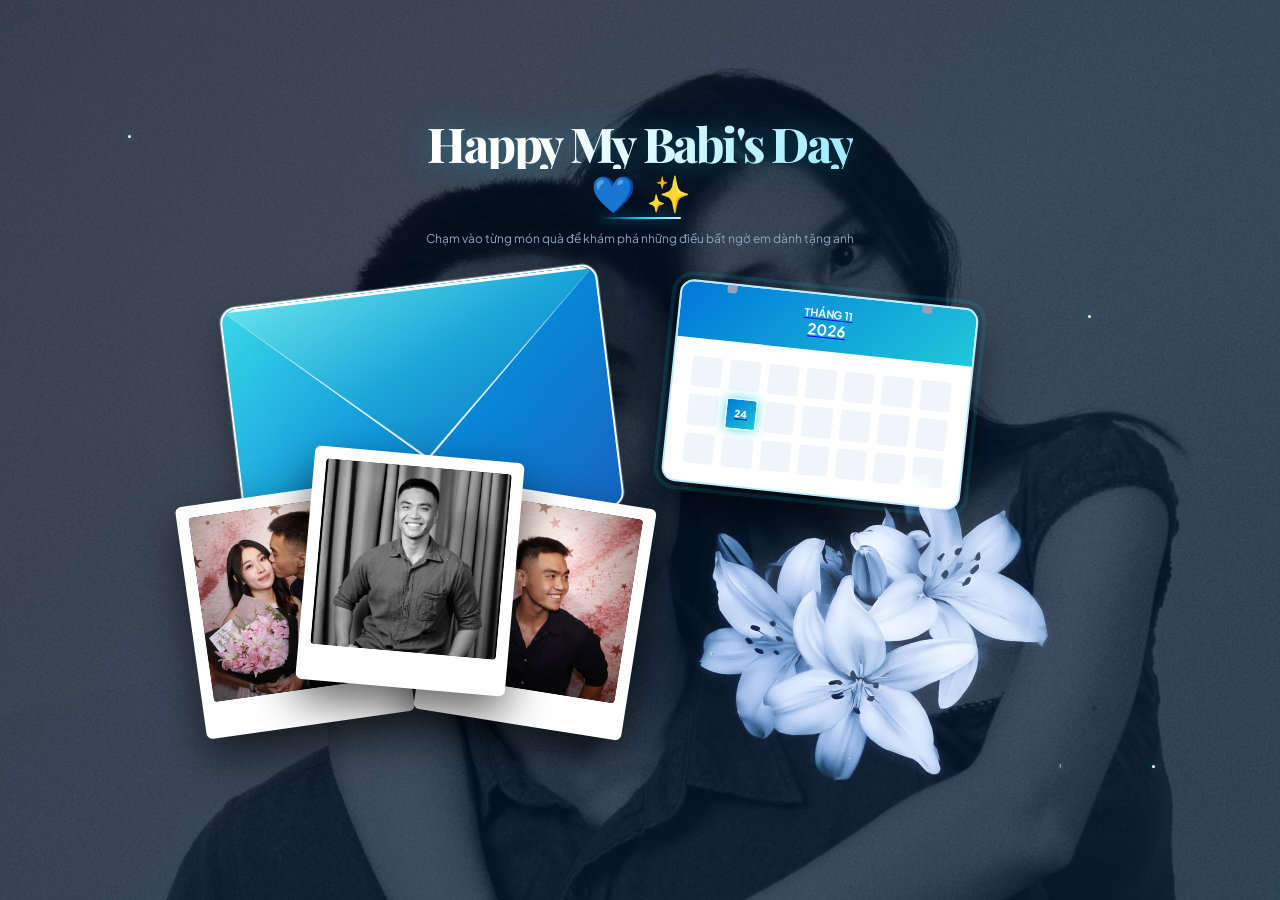
<file: vault.html>
<!DOCTYPE html>
<html lang="vi">
<head>
    <meta charset="UTF-8">
    <meta name="viewport" content="width=device-width, initial-scale=1.0">
    <title>Babi's Ocean Vault — Không Gian Kỷ Niệm</title>
    <link href="https://fonts.googleapis.com/css2?family=Playfair+Display:wght@700;800&family=Plus+Jakarta+Sans:wght@300;400;500;600;700&display=swap" rel="stylesheet">
    <style>
        * {
            margin: 0;
            padding: 0;
            box-sizing: border-box;
            font-family: 'Plus Jakarta Sans', sans-serif;
        }

        body {
            background:
                linear-gradient(135deg, rgba(2, 11, 28, 0.72), rgba(4, 33, 62, 0.68)),
                url("IMG_3607.JPG") center 42% / cover fixed no-repeat,
                #061e3a;
            color: #ffffff;
            min-height: 100vh;
            padding: 20px;
            overflow: hidden;
            display: flex;
            flex-direction: column;
            align-items: center;
            justify-content: center;
            position: relative;
        }

        /* Hiệu ứng sao lấp lánh background */
        .stars-container {
            position: absolute;
            width: 100%;
            height: 100%;
            top: 0;
            left: 0;
            pointer-events: none;
            z-index: 1;
        }

        .star {
            position: absolute;
            width: 3px;
            height: 3px;
            background: #ffffff;
            border-radius: 50%;
            box-shadow: 0 0 10px #00d2ff;
            animation: twinkle 2s infinite ease-in-out;
        }

        @keyframes twinkle {
            0%, 100% { opacity: 0.2; transform: scale(0.8); }
            50% { opacity: 1; transform: scale(1.5); }
        }

        .container {
            position: relative;
            z-index: auto;
            max-width: 1100px;
            width: 100%;
            text-align: center;
            display: flex;
            flex-direction: column;
            align-items: center;
            justify-content: center;
        }

        .top-badge {
            display: inline-flex;
            align-items: center;
            gap: 8px;
            background: rgba(0, 210, 255, 0.1);
            border: 1px solid rgba(0, 210, 255, 0.3);
            padding: 5px 16px;
            border-radius: 20px;
            font-size: 11px;
            font-weight: 600;
            letter-spacing: 1.5px;
            color: #00d2ff;
            margin-bottom: 6px;
        }

        h1 {
            font-size: 24px;
            font-weight: 700;
            margin-bottom: 4px;
        }

        .welcome-title {
            display: flex;
            flex-direction: column;
            align-items: center;
            gap: 5px;
            margin-bottom: 12px;
            font-family: 'Playfair Display', Georgia, serif;
            font-size: clamp(2.25rem, 5vw, 3rem);
            font-weight: 800;
            line-height: 1.04;
            letter-spacing: -0.045em;
        }

        .title-text {
            display: inline-block;
            white-space: nowrap;
            font-family: inherit;
            color: transparent;
            background: linear-gradient(110deg, #ffffff 12%, #a9efff 42%, #43caff 68%, #ffffff 92%);
            background-size: 220% 100%;
            background-clip: text;
            -webkit-background-clip: text;
            -webkit-text-fill-color: transparent;
            filter: drop-shadow(0 0 14px rgba(0, 210, 255, 0.3));
            animation: titleReveal 0.85s cubic-bezier(0.2, 0.8, 0.2, 1) both,
                titleShimmer 4.5s ease-in-out 1s infinite;
        }

        .title-icons {
            display: flex;
            align-items: center;
            gap: 12px;
        }

        .welcome-title::after {
            content: "";
            width: 82px;
            height: 2px;
            border-radius: 999px;
            background: linear-gradient(90deg, transparent, #00d2ff, #d6f7ff, #00d2ff, transparent);
            background-size: 200% 100%;
            box-shadow: 0 0 12px rgba(0, 210, 255, 0.65);
            animation: underlineGlow 3s ease-in-out infinite;
        }

        .welcome-title .blue-icon,
        .welcome-title .sparkle-icon {
            display: inline-block;
            font-size: 0.75em;
        }

        .welcome-title .blue-icon {
            animation: heartFloat 2.2s ease-in-out infinite;
        }

        .welcome-title .sparkle-icon {
            animation: sparkleTwinkle 1.8s ease-in-out infinite;
        }

        @keyframes titleReveal {
            from { opacity: 0; transform: translateY(12px) scale(0.96); }
            to { opacity: 1; transform: translateY(0) scale(1); }
        }

        @keyframes titleShimmer {
            0%, 100% { background-position: 0% 50%; }
            50% { background-position: 100% 50%; }
        }

        @keyframes underlineGlow {
            0%, 100% { opacity: 0.55; background-position: 0% 50%; }
            50% { opacity: 1; background-position: 100% 50%; }
        }

        @keyframes heartFloat {
            0%, 100% { transform: translateY(0) scale(1); }
            50% { transform: translateY(-4px) scale(1.12); }
        }

        @keyframes sparkleTwinkle {
            0%, 100% { transform: rotate(0) scale(0.9); }
            50% { transform: rotate(18deg) scale(1.18); }
        }

        .subtitle {
            font-size: 12px;
            color: #8ea4c8;
            margin-bottom: 15px;
        }

        /* ---------------------------------------------------------------- */
        /* KHU VỰC COLLAGE TRUNG TÂM - LỚN VÀ CHỒNG CHÉO SÁT NHAU */
        /* ---------------------------------------------------------------- */
        .collage-container {
            position: relative;
            width: min(900px, calc(100vw - 48px));
            height: min(520px, calc(100vh - 210px));
            min-height: 430px;
            margin: 0 auto;
        }

        .item {
            position: absolute;
            cursor: pointer;
            transition: all 0.4s cubic-bezier(0.4, 0, 0.2, 1);
        }

        .item:hover {
            z-index: 99 !important;
            transform: scale(1.02) rotate(0deg) !important;
            filter: drop-shadow(0 18px 28px rgba(0, 210, 255, 0.38));
        }

        /* 1. BỨC THƯ XANH BIỂN NHẠT (Bên trái) */
        .envelope-item {
            top: 24px;
            left: 42px;
            transform: rotate(-7deg);
            z-index: 2;
            display: block;
            color: inherit;
            text-decoration: none;
        }

        .ocean-envelope {
            width: 380px;
            height: 245px;
            background: linear-gradient(135deg, #39d7e8 0%, #0788d8 58%, #1766c2 100%);
            border-radius: 16px;
            position: relative;
            box-shadow: 0 18px 38px rgba(0, 0, 0, 0.34), 0 0 0 1px rgba(255, 255, 255, 0.3);
            overflow: hidden;
            border: 2px solid rgba(255, 255, 255, 0.96);
            isolation: isolate;
        }

        .ocean-flap {
            position: absolute;
            top: 0;
            left: 0;
            width: 100%;
            height: 72%;
            background: #ffffff;
            clip-path: polygon(0 0, 100% 0, 50% 100%);
            transform-origin: 50% 0;
            transition: transform 0.65s cubic-bezier(0.2, 0.8, 0.2, 1), filter 0.55s ease;
            z-index: 5;
            border-radius: 16px 16px 0 0;
            filter: drop-shadow(0 2px 3px rgba(5, 47, 105, 0.28));
        }

        .ocean-flap::before {
            content: '';
            position: absolute;
            inset: 3px;
            background: linear-gradient(155deg, #62e2ec 0%, #1ba6d8 48%, #0870c5 100%);
            clip-path: polygon(0 0, 100% 0, 50% 100%);
        }

        .envelope-item:hover .ocean-flap {
            transform: rotateX(180deg);
            filter: brightness(1.15);
        }

        .envelope-heart {
            position: absolute;
            left: 50%;
            top: 52%;
            z-index: 3;
            transform: translate(-50%, -35%) scale(0.5);
            opacity: 0;
            font-size: 44px;
            filter: drop-shadow(0 5px 12px rgba(0, 54, 140, 0.35));
            transition: opacity 0.3s ease, transform 0.5s cubic-bezier(0.18, 0.89, 0.32, 1.28);
        }

        .envelope-item:hover .envelope-heart {
            opacity: 1;
            transform: translate(-50%, -72%) scale(1);
        }


        /* 2 & 3. HAI ẢNH POLAROID (Cố định size, không bao giờ bị vỡ hay phóng to lung tung) */
        .polaroid-group {
            top: 185px;
            left: 20px;
            width: 410px;
            height: 240px;
            z-index: 6;
        }

        .polaroid-group .polaroid-card {
            position: absolute;
            transition: transform 0.45s cubic-bezier(0.16, 1, 0.3, 1), box-shadow 0.45s ease;
        }

        .polaroid-group .card-1 {
            left: -20px;
            top: 46px;
            transform: rotate(-8deg);
            z-index: 1;
        }

        .polaroid-group .card-2 {
            left: 95px;
            top: 8px;
            transform: rotate(5deg);
            z-index: 3;
        }

        .polaroid-group .card-3 {
            right: -20px;
            top: 46px;
            transform: rotate(9deg);
            z-index: 2;
        }

        .polaroid-group:hover .card-1 {
            transform: translate(-14px, 8px) rotate(-11deg) scale(1.02);
            box-shadow: 0 24px 38px rgba(0, 210, 255, 0.34);
        }

        .polaroid-group:hover .card-2 {
            transform: translateY(-12px) rotate(2deg) scale(1.04);
            box-shadow: 0 24px 38px rgba(0, 210, 255, 0.34);
        }

        .polaroid-group:hover .card-3 {
            transform: translate(14px, 8px) rotate(12deg) scale(1.02);
            box-shadow: 0 24px 38px rgba(0, 210, 255, 0.34);
        }

        .polaroid-card {
            background: #ffffff;
            padding: 12px 12px 36px 12px;
            border-radius: 6px;
            box-shadow: 0 20px 45px rgba(0,0,0,0.6);
            width: 210px;
        }

        /* Ép kích thước ảnh cố định chuẩn tuyệt đối */
        .polaroid-photo {
            width: 186px !important;
            height: 186px !important;
            object-fit: cover !important;
            background: #0f172a;
            border-radius: 4px;
            display: block;
        }

        .polaroid-caption {
            font-size: 12px;
            color: #334155;
            margin-top: 10px;
            font-weight: 700;
            text-align: center;
        }


        /* 4. TỜ LỊCH THIẾT KẾ LẠI SANG TRỌNG (Góc trên phải) */
        .calendar-item {
            top: 32px;
            right: 120px;
            transform: rotate(6deg);
            z-index: 3;
        }

        .luxury-calendar {
            background: #ffffff;
            border-radius: 14px;
            overflow: hidden;
            box-shadow: 0 20px 45px rgba(0,0,0,0.6);
            width: 300px;
            border: 2px solid rgba(173, 232, 255, 0.85);
            outline: 4px solid rgba(0, 210, 255, 0.12);
            outline-offset: 4px;
        }

        .cal-top-banner {
            background: linear-gradient(135deg, #0077d9 0%, #20c7d9 100%);
            color: white;
            padding: 12px;
            text-align: center;
            font-weight: 700;
            position: relative;
        }
        .cal-top-banner::before, .cal-top-banner::after {
            content: '';
            position: absolute;
            top: -8px;
            width: 10px;
            height: 16px;
            background: #94a3b8;
            border-radius: 3px;
        }
        .cal-top-banner::before { left: 45px; }
        .cal-top-banner::after { right: 45px; }

        .cal-content-grid {
            padding: 18px;
            display: grid;
            grid-template-columns: repeat(7, 1fr);
            gap: 8px;
            background: #fff;
        }

        .cal-box {
            aspect-ratio: 1;
            background: #f1f5f9;
            border-radius: 3px;
        }
        .cal-box.highlight {
            background: linear-gradient(135deg, #0077d9 0%, #20c7d9 100%);
            box-shadow: 0 0 12px rgba(32, 199, 217, 0.75);
            border: 1px solid #dffaff;
        }


        /* 5. BÓ HOA HỒNG THIẾT KẾ NGHỆ THUẬT (Góc dưới phải) */
        .flowers-item {
            bottom: -60px;
            right: 20px;
            transform: rotate(-3deg);
            z-index: 8;
            mix-blend-mode: screen;
        }

        .item.flowers-item,
        .item.flowers-item:hover {
            z-index: 8 !important;
            filter: none;
        }

        .item.flowers-item:hover {
            transform: rotate(-3deg);
        }

        .bouquet-art {
            position: relative;
            width: 420px;
            height: 420px;
        }

        .bouquet-reference {
            display: block;
            width: 100%;
            height: 100%;
            object-fit: contain;
            pointer-events: none;
        }

        @media (max-width: 760px) {
            body {
                overflow: auto;
                justify-content: flex-start;
                padding: 24px 12px;
            }

            .container {
                margin: auto;
            }

            .welcome-title {
                font-size: clamp(1.9rem, 7vw, 2.5rem);
            }

            h1 {
                font-size: 20px;
            }

            .collage-container {
                width: min(100%, 560px);
                height: 620px;
                min-height: 0;
            }

            .envelope-item {
                top: 24px;
                left: 2%;
                transform: rotate(-5deg) scale(0.72);
                transform-origin: top left;
            }

            .calendar-item {
                top: 32px;
                right: 8%;
                transform: rotate(5deg) scale(0.66);
                transform-origin: top right;
            }

            .polaroid-group {
                top: 220px;
                left: 0;
                transform: scale(0.66);
                transform-origin: top left;
            }

            .flowers-item {
                bottom: 48px;
                right: 2%;
                transform: scale(0.72);
                transform-origin: bottom right;
            }

            .item.flowers-item:hover {
                transform: scale(0.72);
            }
        }

        @media (prefers-reduced-motion: reduce) {
            .title-text,
            .welcome-title::after,
            .welcome-title .blue-icon,
            .welcome-title .sparkle-icon {
                animation: none;
            }
        }
        

        .hint-text {
            margin-top: 15px;
            font-size: 11px;
            color: #6482ad;
            letter-spacing: 1px;
        }
    </style>
</head>
<body>
    <div class="stars-container">
        <div class="star" style="top: 15%; left: 10%; animation-delay: 0s;"></div>
        <div class="star" style="top: 35%; left: 85%; animation-delay: 1s;"></div>
        <div class="star" style="top: 75%; left: 20%; animation-delay: 0.5s;"></div>
        <div class="star" style="top: 85%; left: 90%; animation-delay: 2s;"></div>
    </div>

    <div class="container">
        <h1 class="welcome-title">
            <span class="title-text">Happy My Babi's Day</span>
            <span class="title-icons">
                <span class="blue-icon" aria-hidden="true">💙</span>
                <span class="sparkle-icon" aria-hidden="true">✨</span>
            </span>
        </h1>
        <p class="subtitle">Chạm vào từng món quà để khám phá những điều bất ngờ em dành tặng anh</p>

        <!-- CỤM GHÉP NỐI TRUNG TÂM -->
        <div class="collage-container">
            
            <!-- 1. BỨC THƯ XANH BIỂN NHẠT -->
            <a class="item envelope-item" href="letter.html" aria-label="Mở thư tình">
                <div class="ocean-envelope">
                    <div class="envelope-heart" aria-hidden="true">💙</div>
                    <div class="ocean-flap"></div>
                </div>
            </a>

            <!-- 2. CỤM 3 POLAROID -->
            <a class="item polaroid-group" href="polaroid.html" aria-label="Mở album ảnh kỷ niệm">
                <div class="polaroid-card card-1">
                    <img src="IMG_4598.JPG" alt="Ảnh 1" class="polaroid-photo" id="photo1">
                </div>
                <div class="polaroid-card card-2">
                    <img src="IMG_3605.JPG" alt="Ảnh 2" class="polaroid-photo" id="photo2">
                </div>
                <div class="polaroid-card card-3">
                    <img src="IMG_4607.JPG" alt="Ảnh 3" class="polaroid-photo" id="photo3">
                </div>
            </a>

            <!-- 4. TỜ LỊCH -->
            <a class="item calendar-item" href="appointment.html" aria-label="Xem chi tiết buổi hẹn ngày 24 tháng 11">
                <div class="luxury-calendar">
                    <div class="cal-top-banner">
                        <div style="font-size: 11px; opacity: 0.9;">THÁNG 11</div>
                        <div style="font-size: 15px; font-weight: 700;">2026</div>
                    </div>
                    <div class="cal-content-grid">
                        <div class="cal-box"></div><div class="cal-box"></div><div class="cal-box"></div><div class="cal-box"></div><div class="cal-box"></div><div class="cal-box"></div><div class="cal-box"></div>
                        <div class="cal-box"></div><div class="cal-box highlight" style="display:grid;place-items:center;color:white;font-size:10px;font-weight:800;">24</div><div class="cal-box"></div><div class="cal-box"></div><div class="cal-box"></div><div class="cal-box"></div><div class="cal-box"></div>
                        <div class="cal-box"></div><div class="cal-box"></div><div class="cal-box"></div><div class="cal-box"></div><div class="cal-box"></div><div class="cal-box"></div><div class="cal-box"></div>
                    </div>
                </div>
            </a>

            <!-- 5. BÓ HOA Y2K -->
            <div class="item flowers-item">
                <div class="bouquet-art">
                    <img class="bouquet-reference" src="tải xuống (1).jpg" alt="Bó hoa lily trắng">
                </div>
            </div>

        </div>

    </div>
</body>
</html>
</file>
<file: style.css>
/* Reset & Base Styles */
* {
    margin: 0;
    padding: 0;
    box-sizing: border-box;
    font-family: 'Plus Jakarta Sans', sans-serif;
}

body {
    background: linear-gradient(135deg, #020b1c 0%, #061e3a 50%, #0a2540 100%);
    background-size: 400% 400%;
    animation: gradientBG 15s ease infinite;
    color: #ffffff;
    min-height: 100vh;
    display: flex;
    justify-content: center;
    align-items: center;
    overflow-x: hidden;
    position: relative;
    padding: 20px 0;
}

body::before {
    content: "";
    position: fixed;
    inset: 0;
    z-index: 0;
    pointer-events: none;
    background:
        linear-gradient(135deg, rgba(2, 11, 28, 0.72), rgba(4, 33, 62, 0.68)),
        url("IMG_3607.JPG") center 42% / cover no-repeat;
}

@keyframes gradientBG {
    0% { background-position: 0% 50%; }
    50% { background-position: 100% 50%; }
    100% { background-position: 0% 50%; }
}

/* Hiệu ứng Ngôi sao lấp lánh (Blink blink) */
.stars-container {
    position: absolute;
    width: 100%;
    height: 100%;
    top: 0;
    left: 0;
    pointer-events: none;
    z-index: 1;
}

.star {
    position: absolute;
    width: 3px;
    height: 3px;
    background: #ffffff;
    border-radius: 50%;
    box-shadow: 0 0 8px #00d2ff, 0 0 15px #00d2ff;
    animation: twinkle 2s infinite ease-in-out;
}

@keyframes twinkle {
    0%, 100% { opacity: 0.2; transform: scale(0.8); }
    50% { opacity: 1; transform: scale(1.4); }
}

/* Vault Container Card */
.vault-wrapper {
    position: relative;
    z-index: 2;
    background: transparent;
    border: 1px solid rgba(74, 220, 255, 0.8);
    border-radius: 24px;
    padding: 42px 38px;
    width: 100%;
    max-width: 460px;
    box-shadow: 0 0 28px rgba(0, 174, 255, 0.2);
    text-align: center;
    margin: auto;
}

/* Headings */
h1 {
    font-size: 26px;
    font-weight: 700;
    margin-bottom: 6px;
    color: #ffffff;
}

.welcome-title {
    display: flex;
    flex-direction: column;
    align-items: center;
    gap: 5px;
    margin-bottom: 16px;
    font-family: 'Playfair Display', Georgia, serif;
    font-size: clamp(2.25rem, 8vw, 3rem);
    font-weight: 800;
    line-height: 1.04;
    letter-spacing: -0.045em;
}

.title-text {
    display: inline-block;
    white-space: nowrap;
    font-family: inherit;
    color: transparent;
    background: linear-gradient(110deg, #ffffff 12%, #a9efff 42%, #43caff 68%, #ffffff 92%);
    background-size: 220% 100%;
    background-clip: text;
    -webkit-background-clip: text;
    -webkit-text-fill-color: transparent;
    filter: drop-shadow(0 0 14px rgba(0, 210, 255, 0.3));
    animation: titleReveal 0.85s cubic-bezier(0.2, 0.8, 0.2, 1) both,
        titleShimmer 4.5s ease-in-out 1s infinite;
}

.title-icons {
    display: flex;
    align-items: center;
    gap: 12px;
}

.welcome-title::after {
    content: "";
    width: 82px;
    height: 2px;
    border-radius: 999px;
    background: linear-gradient(90deg, transparent, #00d2ff, #d6f7ff, #00d2ff, transparent);
    background-size: 200% 100%;
    box-shadow: 0 0 12px rgba(0, 210, 255, 0.65);
    animation: underlineGlow 3s ease-in-out infinite;
}

.welcome-title .blue-icon,
.welcome-title .sparkle-icon {
    display: inline-block;
    font-size: 0.75em;
}

.welcome-title .blue-icon {
    animation: heartFloat 2.2s ease-in-out infinite;
}

.welcome-title .sparkle-icon {
    animation: sparkleTwinkle 1.8s ease-in-out infinite;
}

@keyframes titleReveal {
    from { opacity: 0; transform: translateY(12px) scale(0.96); }
    to { opacity: 1; transform: translateY(0) scale(1); }
}

@keyframes titleShimmer {
    0%, 100% { background-position: 0% 50%; }
    50% { background-position: 100% 50%; }
}

@keyframes underlineGlow {
    0%, 100% { opacity: 0.55; background-position: 0% 50%; }
    50% { opacity: 1; background-position: 100% 50%; }
}

@keyframes heartFloat {
    0%, 100% { transform: translateY(0) scale(1); }
    50% { transform: translateY(-4px) scale(1.12); }
}

@keyframes sparkleTwinkle {
    0%, 100% { transform: rotate(0) scale(0.9); }
    50% { transform: rotate(18deg) scale(1.18); }
}

.blue-icon {
    display: inline-block;
    animation: bounceIcon 2s infinite;
}

@keyframes bounceIcon {
    0%, 100% { transform: translateY(0); }
    50% { transform: translateY(-4px); }
}

.subtitle {
    font-size: 14px;
    color: #8ea4c8;
    margin-bottom: 16px;
    line-height: 1.3;
}

/* Pin Dots Display */
.pincode-dots {
    display: flex;
    justify-content: center;
    gap: 15px;
    margin-bottom: 22px;
}

.dot-pin {
    width: 14px;
    height: 14px;
    border-radius: 50%;
    border: 2px solid rgba(0, 210, 255, 0.4);
    background: rgba(2, 11, 28, 0.5);
    transition: all 0.3s ease;
}

.dot-pin.active {
    background: #00d2ff;
    border-color: #00d2ff;
    box-shadow: 0 0 12px #00d2ff;
    transform: scale(1.2);
}

/* Keypad Grid */
.keypad-grid {
    display: grid;
    grid-template-columns: repeat(3, 1fr);
    gap: 12px;
    margin-bottom: 20px;
}

.key {
    background: rgba(14, 38, 69, 0.6);
    border: 1px solid rgba(0, 210, 255, 0.15);
    border-radius: 14px;
    height: 58px;
    display: flex;
    flex-direction: column;
    justify-content: center;
    align-items: center;
    color: #ffffff;
    font-size: 21px;
    font-weight: 600;
    cursor: pointer;
    transition: all 0.2s cubic-bezier(0.4, 0, 0.2, 1);
    box-shadow: 0 4px 10px rgba(0,0,0,0.2);
}

.key small {
    font-size: 9px;
    color: #6482ad;
    letter-spacing: 1px;
    margin-top: 1px;
    font-weight: 500;
}

.key:hover {
    background: rgba(0, 210, 255, 0.2);
    border-color: rgba(0, 210, 255, 0.5);
    box-shadow: 0 0 15px rgba(0, 210, 255, 0.3);
    transform: translateY(-2px);
}

.key:active {
    transform: scale(0.95);
}

.hint-key {
    color: #00d2ff;
}

.del-key {
    color: #ff7676;
}

/* Status Text */
.status-text {
    font-size: 13px;
    color: #8ea4c8;
    margin-bottom: 12px;
    font-weight: 500;
    min-height: 18px;
}

/* Unlock Main Button */
.unlock-btn {
    width: 100%;
    padding: 15px;
    background: linear-gradient(135deg, #0072ff 0%, #00d2ff 100%);
    border: none;
    border-radius: 14px;
    color: white;
    font-size: 15px;
    font-weight: 700;
    cursor: pointer;
    box-shadow: 0 6px 20px rgba(0, 114, 255, 0.4);
    transition: all 0.3s ease;
    letter-spacing: 0.5px;
}

.unlock-btn:hover {
    opacity: 0.95;
    box-shadow: 0 8px 25px rgba(0, 210, 255, 0.6);
    transform: translateY(-2px);
}

.unlock-btn:active {
    transform: scale(0.98);
}

/* Animations khi nhập sai/đúng */
@keyframes shake {
    0%, 100% { transform: translateX(0); }
    20%, 60% { transform: translateX(-8px); }
    40%, 80% { transform: translateX(8px); }
}

.shake {
    animation: shake 0.4s ease-in-out;
}

.success-pulse {
    animation: successPulse 0.8s ease-in-out;
}

@keyframes successPulse {
    0% { transform: scale(1); box-shadow: 0 0 28px rgba(0, 174, 255, 0.2); }
    50% { transform: scale(1.02); box-shadow: 0 0 40px #38ef7d; border-color: #38ef7d; }
    100% { transform: scale(1); box-shadow: 0 0 28px rgba(0, 174, 255, 0.2); }
}

@media (max-width: 520px) {
    .vault-wrapper {
        width: calc(100% - 32px);
        padding: 32px 24px;
    }

    .welcome-title {
        font-size: clamp(1.9rem, 9vw, 2.5rem);
    }

    h1 {
        font-size: 22px;
    }

    .key {
        height: 54px;
    }
}

@media (prefers-reduced-motion: reduce) {
    .title-text,
    .welcome-title::after,
    .welcome-title .blue-icon,
    .welcome-title .sparkle-icon {
        animation: none;
    }
}
</file>
